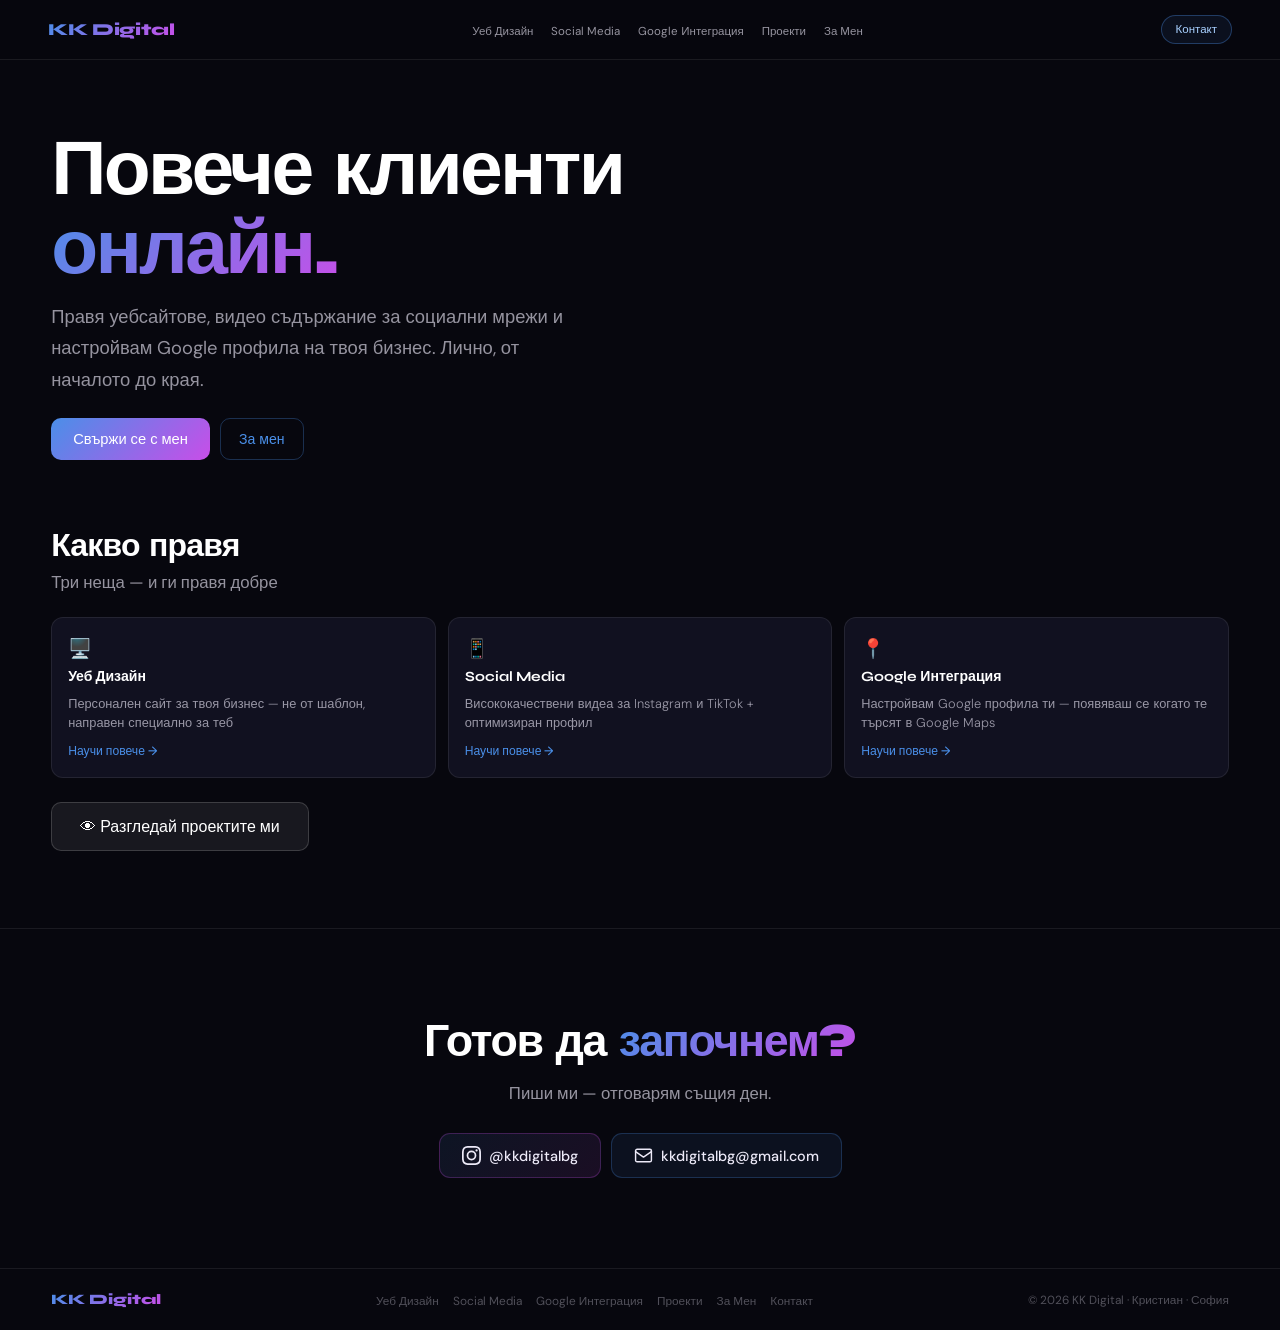
<file: index.html>
<!DOCTYPE html>
<html lang="bg">
<head>
<meta charset="UTF-8"><meta name="viewport" content="width=device-width,initial-scale=1.0">
<title>KK Digital — Онлайн Маркетинг, София</title>
<link rel="icon" type="image/png" href="KKDigital.png">
<link rel="stylesheet" href="style.css">
<style>
#hero{padding:calc(var(--nav-h) + clamp(40px,6vw,70px)) clamp(16px,4vw,56px) clamp(28px,3vw,40px)}
h1.hero-h1{font-family:'Syne',sans-serif;font-weight:800;font-size:clamp(2.4rem,6vw,5.2rem);line-height:1.03;letter-spacing:-.035em;color:#fff;margin-bottom:14px}
.hero-sub{font-size:clamp(1rem,1.8vw,1.15rem);color:var(--muted);line-height:1.7;font-weight:400;max-width:520px;margin-bottom:22px}
.hero-btns{display:flex;gap:10px;flex-wrap:wrap;margin-bottom:28px}
#services{padding:0 clamp(16px,4vw,56px) clamp(48px,6vw,80px)}
</style>
</head>
<body>
<nav id="navbar">
  <div class="nav-inner">
    <a href="index.html" class="nav-logo">KK Digital</a>
    <ul class="nav-links">
      <li><a href="webdesign.html">Уеб Дизайн</a></li>
      <li><a href="smm.html">Social Media</a></li>
      <li><a href="google.html">Google Интеграция</a></li>
      <li><a href="work.html">Проекти</a></li>
      <li><a href="about.html">За Мен</a></li>
    </ul>
    <a href="contact.html" class="nav-contact">Контакт</a>
    <button class="burger" id="burger" aria-label="Меню"><span></span><span></span><span></span></button>
  </div>
</nav>
<div class="mobile-menu" id="mobile-menu">
  <a href="webdesign.html">Уеб Дизайн</a>
  <a href="smm.html">Social Media</a>
  <a href="google.html">Google Интеграция</a>
  <a href="work.html">Проекти</a>
  <a href="about.html">За Мен</a>
  <a href="contact.html">Контакт</a>
</div>
<main>
  <section id="hero">
    <div class="inner">
      <h1 class="hero-h1 reveal">Повече клиенти<br><span class="grad-text">онлайн.</span></h1>
      <p class="hero-sub reveal d1">Правя уебсайтове, видео съдържание за социални мрежи и настройвам Google профила на твоя бизнес. Лично, от началото до края.</p>
      <div class="hero-btns reveal d2">
        <a href="contact.html" class="btn btn-primary">Свържи се с мен</a>
        <a href="about.html" class="btn btn-ghost">За мен</a>
      </div>
    </div>
  </section>
  <section id="services">
    <div class="inner">
      <h2 class="section-title reveal">Какво правя</h2>
      <p class="section-sub reveal d1">Три неща — и ги правя добре</p>
      <div class="service-cards three-up reveal d2">
        <a href="webdesign.html" class="service-card">
          <div class="service-card-icon">🖥️</div>
          <h3>Уеб Дизайн</h3>
          <p>Персонален сайт за твоя бизнес — не от шаблон, направен специално за теб</p>
          <span class="service-card-btn">Научи повече →</span>
        </a>
        <a href="smm.html" class="service-card">
          <div class="service-card-icon">📱</div>
          <h3>Social Media</h3>
          <p>Висококачествени видеа за Instagram и TikTok + оптимизиран профил</p>
          <span class="service-card-btn">Научи повече →</span>
        </a>
        <a href="google.html" class="service-card">
          <div class="service-card-icon">📍</div>
          <h3>Google Интеграция</h3>
          <p>Настройвам Google профила ти — появяваш се когато те търсят в Google Maps</p>
          <span class="service-card-btn">Научи повече →</span>
        </a>
      </div>
      <a href="work.html" class="work-link reveal d3">👁 Разгледай проектите ми</a>
    </div>
  </section>
  <div class="divider"></div>
  <div class="cta-block">
    <h2 class="reveal">Готов да <span class="grad-text">започнем?</span></h2>
    <p class="reveal d1">Пиши ми — отговарям същия ден.</p>
    <div class="contact-btns reveal d2" style="justify-content:center">
      <a href="https://instagram.com/kkdigitalbg" target="_blank" rel="noopener" class="cbtn cbtn-ig"><svg width="19" height="19" viewBox="0 0 24 24" fill="currentColor"><path d="M12 2.163c3.204 0 3.584.012 4.85.07 3.252.148 4.771 1.691 4.919 4.919.058 1.265.069 1.645.069 4.849 0 3.205-.012 3.584-.069 4.849-.149 3.225-1.664 4.771-4.919 4.919-1.266.058-1.644.07-4.85.07-3.204 0-3.584-.012-4.849-.07-3.26-.149-4.771-1.699-4.919-4.92-.058-1.265-.07-1.644-.07-4.849 0-3.204.013-3.583.07-4.849.149-3.227 1.664-4.771 4.919-4.919 1.266-.057 1.645-.069 4.849-.069zM12 0C8.741 0 8.333.014 7.053.072 2.695.272.273 2.69.073 7.052.014 8.333 0 8.741 0 12c0 3.259.014 3.668.072 4.948.2 4.358 2.618 6.78 6.98 6.98C8.333 23.986 8.741 24 12 24c3.259 0 3.668-.014 4.948-.072 4.354-.2 6.782-2.618 6.979-6.98.059-1.28.073-1.689.073-4.948 0-3.259-.014-3.667-.072-4.947-.196-4.354-2.617-6.78-6.979-6.98C15.668.014 15.259 0 12 0zm0 5.838a6.162 6.162 0 100 12.324 6.162 6.162 0 000-12.324zM12 16a4 4 0 110-8 4 4 0 010 8zm6.406-11.845a1.44 1.44 0 100 2.881 1.44 1.44 0 000-2.881z"/></svg> @kkdigitalbg</a>
      <a href="mailto:kkdigitalbg@gmail.com" class="cbtn cbtn-email"><svg width="19" height="19" viewBox="0 0 24 24" fill="none" stroke="currentColor" stroke-width="1.8" stroke-linecap="round" stroke-linejoin="round"><rect x="2" y="4" width="20" height="16" rx="2"/><path d="M2 7l10 7 10-7"/></svg> kkdigitalbg@gmail.com</a>
    </div>
  </div>
</main>
<footer><div class="footer-inner">
  <a href="index.html" class="footer-logo">KK Digital</a>
  <ul class="footer-links"><li><a href="webdesign.html">Уеб Дизайн</a></li><li><a href="smm.html">Social Media</a></li><li><a href="google.html">Google Интеграция</a></li><li><a href="work.html">Проекти</a></li><li><a href="about.html">За Мен</a></li><li><a href="contact.html">Контакт</a></li></ul>
  <p class="footer-copy">© 2026 KK Digital · Кристиан · София</p>
</div></footer>
<script src="main.js"></script>
</body></html>
</file>
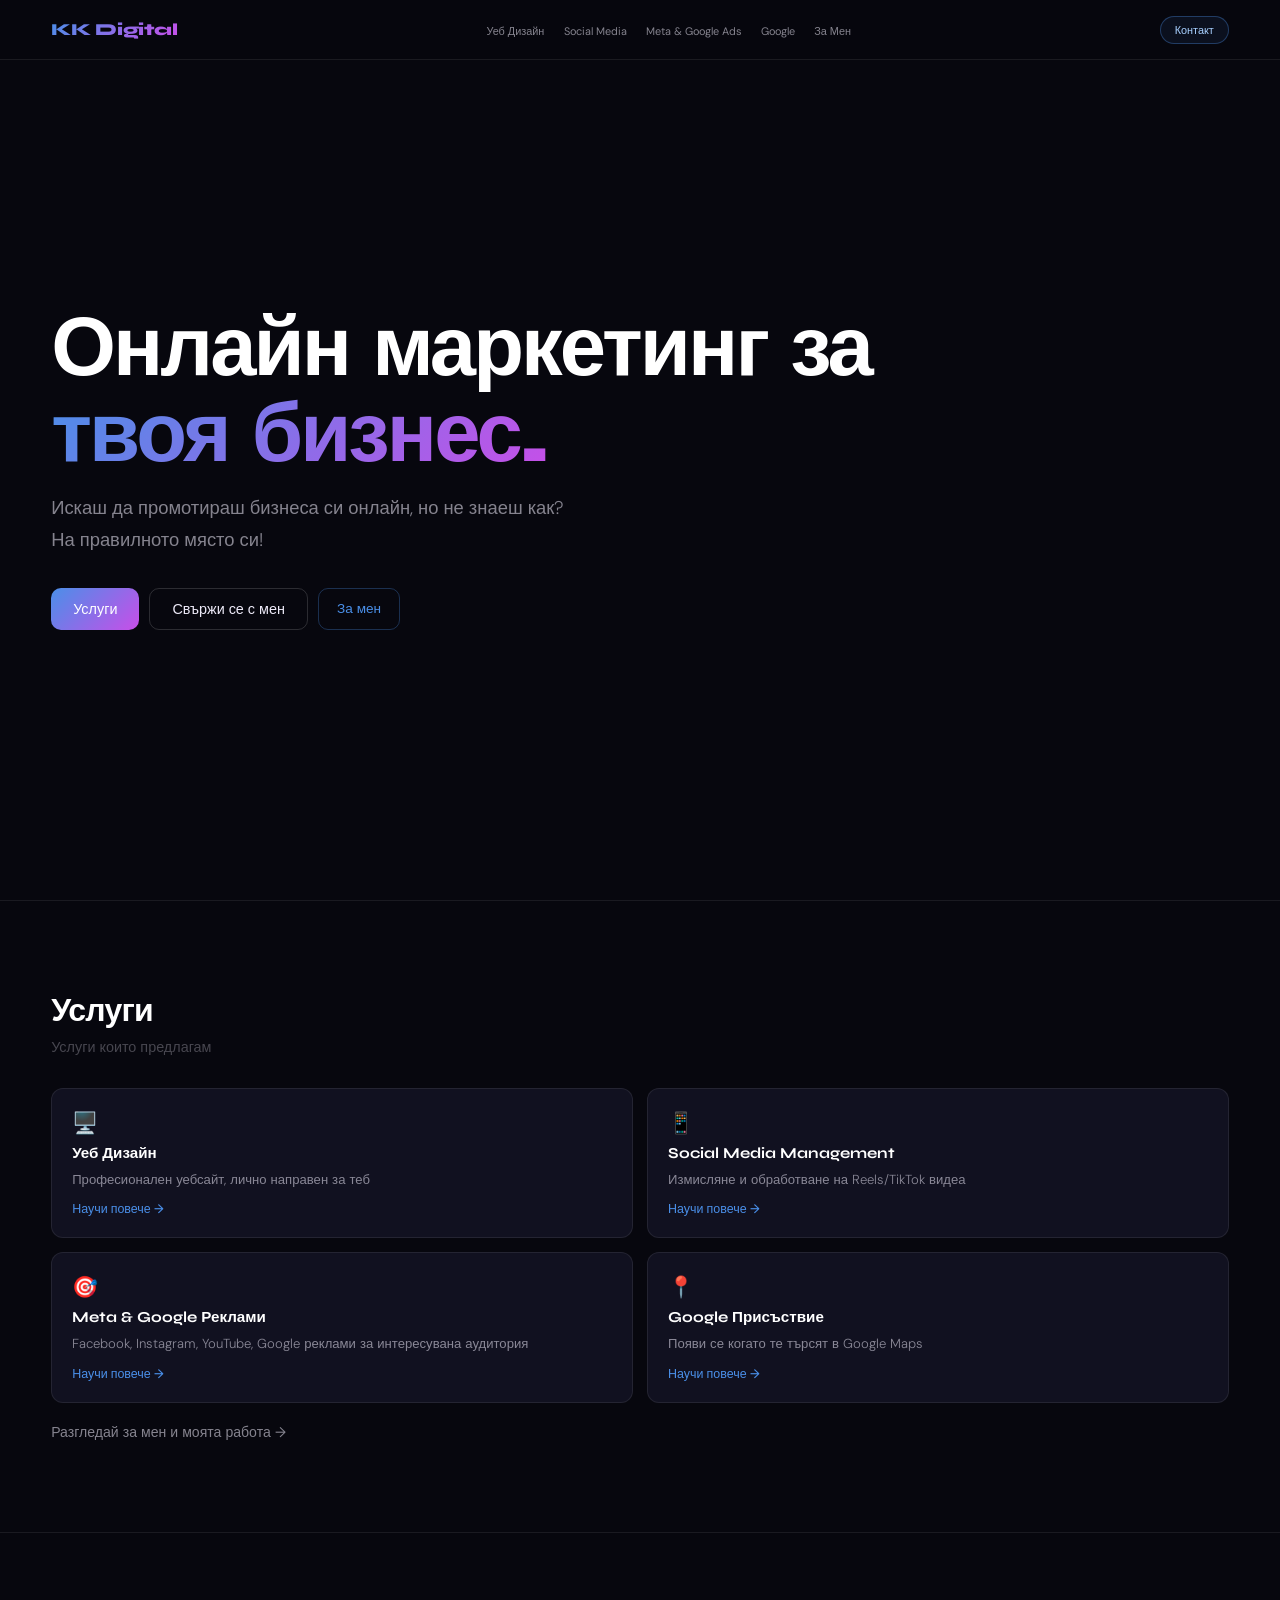
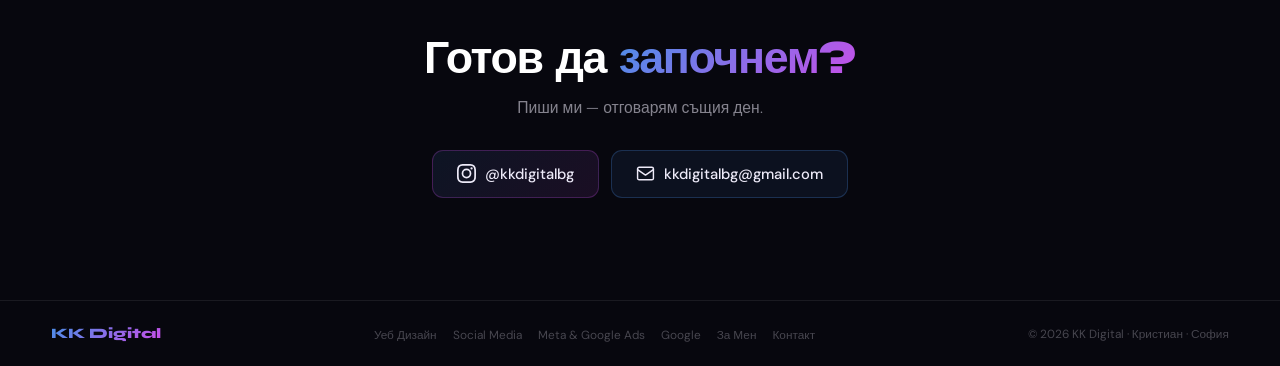
<file: KKDigital.bg/index.html>
<!DOCTYPE html>
<html lang="bg">
<head>
<meta charset="UTF-8"><meta name="viewport" content="width=device-width,initial-scale=1.0">
<title>KK Digital — Онлайн Маркетинг, София</title>
<link rel="icon" type="image/png" href="KKDigital.png">
<link rel="stylesheet" href="style.css">
<style>
#hero{min-height:100svh;display:flex;align-items:center;padding:calc(var(--nav-h) + 24px) clamp(16px,4vw,56px) 48px}
.hero-inner{max-width:1200px;margin:0 auto;width:100%}
h1.hero-h1{font-family:'Syne',sans-serif;font-weight:800;font-size:clamp(2.6rem,6.5vw,5.5rem);line-height:1.03;letter-spacing:-.035em;color:#fff;margin-bottom:16px}
.hero-sub{font-size:clamp(1rem,1.8vw,1.15rem);color:var(--muted);line-height:1.7;font-weight:300;max-width:520px;margin-bottom:32px}
.hero-btns{display:flex;gap:10px;flex-wrap:wrap;margin-bottom:0}
#services{padding:clamp(50px,7vw,90px) clamp(16px,4vw,56px)}
.about-strip{padding:clamp(50px,7vw,90px) clamp(16px,4vw,56px)}
.about-strip-inner{max-width:1200px;margin:0 auto;display:flex;flex-direction:column;gap:16px;max-width:680px}
.about-strip-inner p{font-size:clamp(.97rem,1.6vw,1.08rem);color:var(--muted);line-height:1.8;font-weight:300}
</style>
</head>
<body>
<nav id="navbar"><div class="nav-inner">
  <a href="index.html" class="nav-logo">KK Digital</a>
  <ul class="nav-links">
    <li><a href="webdesign.html">Уеб Дизайн</a></li>
    <li><a href="smm.html">Social Media</a></li>
    <li><a href="ads.html">Meta &amp; Google Ads</a></li>
    <li><a href="google.html">Google</a></li>
    <li><a href="about.html">За Мен</a></li>
  </ul>
  <a href="contact.html" class="nav-contact">Контакт</a>
</div></nav>
<main>
  <section id="hero">
    <div class="hero-inner">
      <h1 class="hero-h1 reveal">Онлайн маркетинг за<br><span class="grad-text">твоя бизнес.</span></h1>
      <p class="hero-sub reveal d1">Искаш да промотираш бизнеса си онлайн, но не знаеш как? На правилното място си!</p>
      <div class="hero-btns reveal d2">
        <a href="#services" class="btn btn-primary">Услуги</a>
        <a href="contact.html" class="btn btn-outline">Свържи се с мен</a>
        <a href="about.html" class="btn btn-ghost">За мен</a>
      </div>
    </div>
  </section>
  <div class="divider"></div>
  <section id="services">
    <div class="inner">
      <h2 class="section-title reveal">Услуги</h2>
      <p class="section-sub reveal">Услуги които предлагам</p>
      <div class="service-cards reveal d1">
        <a href="webdesign.html" class="service-card">
          <div class="service-card-icon">🖥️</div>
          <h3>Уеб Дизайн</h3>
          <p>Професионален уебсайт, лично направен за теб</p>
          <span class="service-card-btn">Научи повече →</span>
        </a>
        <a href="smm.html" class="service-card">
          <div class="service-card-icon">📱</div>
          <h3>Social Media Management</h3>
          <p>Измисляне и обработване на Reels/TikTok видеа</p>
          <span class="service-card-btn">Научи повече →</span>
        </a>
        <a href="ads.html" class="service-card">
          <div class="service-card-icon">🎯</div>
          <h3>Meta &amp; Google Реклами</h3>
          <p>Facebook, Instagram, YouTube, Google реклами за интересувана аудитория</p>
          <span class="service-card-btn">Научи повече →</span>
        </a>
        <a href="google.html" class="service-card">
          <div class="service-card-icon">📍</div>
          <h3>Google Присъствие</h3>
          <p>Появи се когато те търсят в Google Maps</p>
          <span class="service-card-btn">Научи повече →</span>
        </a>
      </div>
      <a href="about.html" class="work-link reveal d2">Разгледай за мен и моята работа →</a>
    </div>
  </section>
  <div class="divider"></div>
  <div class="cta-block">
    <h2 class="reveal">Готов да <span class="grad-text">започнем?</span></h2>
    <p class="reveal d1">Пиши ми — отговарям същия ден.</p>
    <div class="contact-btns reveal d2" style="justify-content:center">
      <a href="https://instagram.com/kkdigitalbg" target="_blank" rel="noopener" class="cbtn cbtn-ig"><svg width="19" height="19" viewBox="0 0 24 24" fill="currentColor"><path d="M12 2.163c3.204 0 3.584.012 4.85.07 3.252.148 4.771 1.691 4.919 4.919.058 1.265.069 1.645.069 4.849 0 3.205-.012 3.584-.069 4.849-.149 3.225-1.664 4.771-4.919 4.919-1.266.058-1.644.07-4.85.07-3.204 0-3.584-.012-4.849-.07-3.26-.149-4.771-1.699-4.919-4.92-.058-1.265-.07-1.644-.07-4.849 0-3.204.013-3.583.07-4.849.149-3.227 1.664-4.771 4.919-4.919 1.266-.057 1.645-.069 4.849-.069zM12 0C8.741 0 8.333.014 7.053.072 2.695.272.273 2.69.073 7.052.014 8.333 0 8.741 0 12c0 3.259.014 3.668.072 4.948.2 4.358 2.618 6.78 6.98 6.98C8.333 23.986 8.741 24 12 24c3.259 0 3.668-.014 4.948-.072 4.354-.2 6.782-2.618 6.979-6.98.059-1.28.073-1.689.073-4.948 0-3.259-.014-3.667-.072-4.947-.196-4.354-2.617-6.78-6.979-6.98C15.668.014 15.259 0 12 0zm0 5.838a6.162 6.162 0 100 12.324 6.162 6.162 0 000-12.324zM12 16a4 4 0 110-8 4 4 0 010 8zm6.406-11.845a1.44 1.44 0 100 2.881 1.44 1.44 0 000-2.881z"/></svg> @kkdigitalbg</a>
      <a href="mailto:kkdigitalbg@gmail.com" class="cbtn cbtn-email"><svg width="19" height="19" viewBox="0 0 24 24" fill="none" stroke="currentColor" stroke-width="1.8" stroke-linecap="round" stroke-linejoin="round"><rect x="2" y="4" width="20" height="16" rx="2"/><path d="M2 7l10 7 10-7"/></svg> kkdigitalbg@gmail.com</a>
    </div>
  </div>
</main>
<footer><div class="footer-inner">
  <a href="index.html" class="footer-logo">KK Digital</a>
  <ul class="footer-links"><li><a href="webdesign.html">Уеб Дизайн</a></li><li><a href="smm.html">Social Media</a></li><li><a href="ads.html">Meta &amp; Google Ads</a></li><li><a href="google.html">Google</a></li><li><a href="about.html">За Мен</a></li><li><a href="contact.html">Контакт</a></li></ul>
  <p class="footer-copy">© 2026 KK Digital · Кристиан · София</p>
</div></footer>
<script src="main.js"></script>
</body></html>
</file>
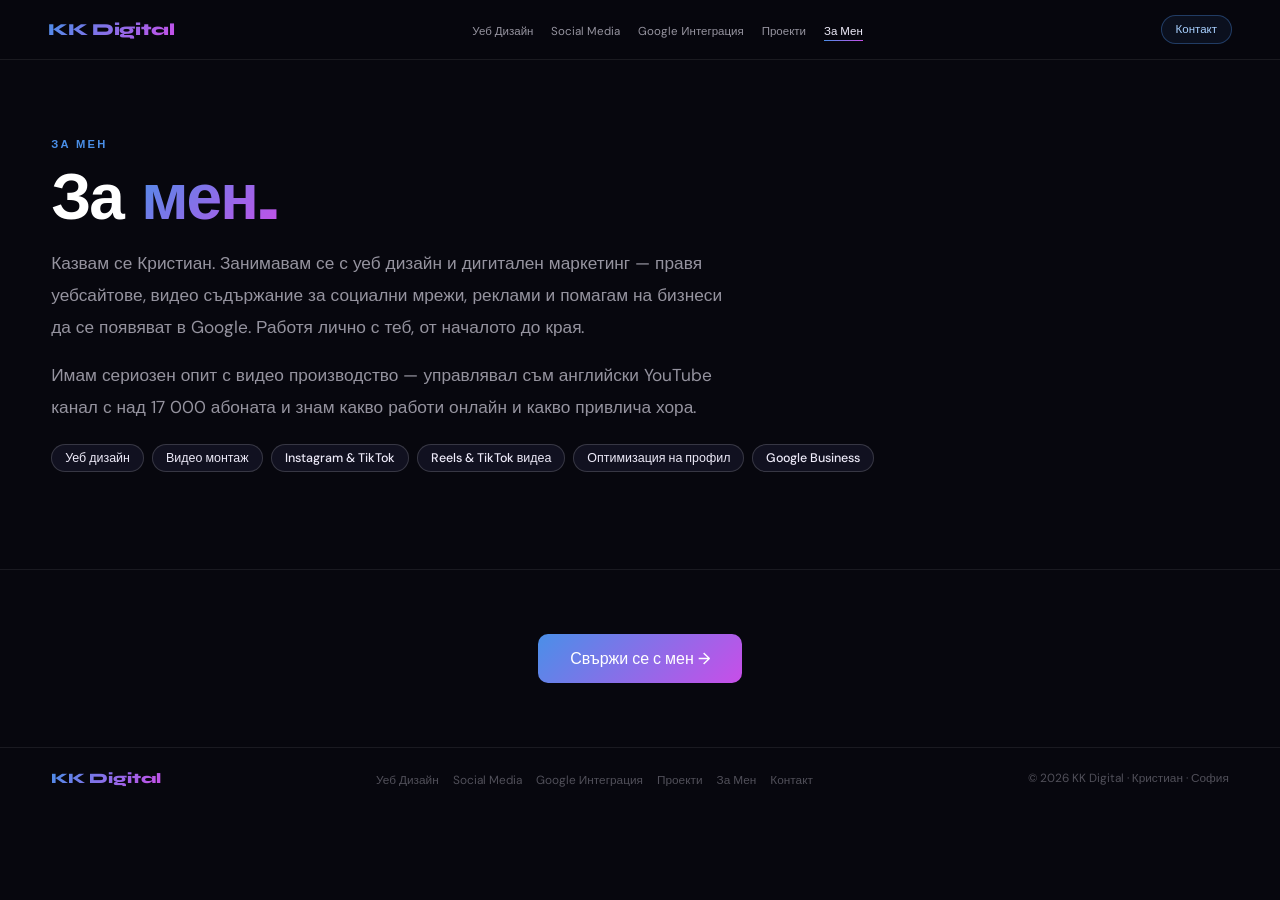
<file: about.html>
<!DOCTYPE html>
<html lang="bg">
<head>
<meta charset="UTF-8"><meta name="viewport" content="width=device-width,initial-scale=1.0">
<title>За Мен — KK Digital</title>
<link rel="icon" type="image/png" href="KKDigital.png">
<link rel="stylesheet" href="style.css">
<style>
.about-text p{font-size:clamp(.97rem,1.6vw,1.08rem);color:var(--muted);line-height:1.85;font-weight:400;margin-bottom:16px}
</style>
</head>
<body>
<nav id="navbar"><div class="nav-inner"><a href="index.html" class="nav-logo">KK Digital</a><ul class="nav-links"><li><a href="webdesign.html">Уеб Дизайн</a></li><li><a href="smm.html">Social Media</a></li><li><a href="google.html">Google Интеграция</a></li><li><a href="work.html">Проекти</a></li><li><a href="about.html">За Мен</a></li></ul><a href="contact.html" class="nav-contact">Контакт</a><button class="burger" id="burger" aria-label="Меню"><span></span><span></span><span></span></button></div></nav>
<div class="mobile-menu" id="mobile-menu"><a href="webdesign.html">Уеб Дизайн</a><a href="smm.html">Social Media</a><a href="google.html">Google Интеграция</a><a href="work.html">Проекти</a><a href="about.html">За Мен</a><a href="contact.html">Контакт</a></div>
<main>
  <section style="padding:calc(var(--nav-h) + clamp(48px,6vw,86px)) clamp(16px,4vw,56px) clamp(48px,6vw,86px)">
    <div class="inner">
      <span class="page-label reveal">За Мен</span>
      <h1 class="page-title reveal d1">За <span class="grad-text">мен.</span></h1>
      <div class="about-text reveal d2" style="max-width:680px">
        <p>Казвам се Кристиан. Занимавам се с уеб дизайн и дигитален маркетинг — правя уебсайтове, видео съдържание за социални мрежи, реклами и помагам на бизнеси да се появяват в Google. Работя лично с теб, от началото до края.</p>
        <p>Имам сериозен опит с видео производство — управлявал съм английски YouTube канал с над 17 000 абоната и знам какво работи онлайн и какво привлича хора.</p>
      </div>
      <div class="pills reveal d3">
        <span class="pill">Уеб дизайн</span>
        <span class="pill">Видео монтаж</span>
        <span class="pill">Instagram &amp; TikTok</span>
        <span class="pill">Reels &amp; TikTok видеа</span>
        <span class="pill">Оптимизация на профил</span>
        <span class="pill">Google Business</span>
      </div>
    </div>
  </section>
  <div class="page-cta"><a href="contact.html" class="btn btn-primary" style="font-size:1rem;padding:14px 32px">Свържи се с мен →</a></div>
</main>
<footer><div class="footer-inner"><a href="index.html" class="footer-logo">KK Digital</a><ul class="footer-links"><li><a href="webdesign.html">Уеб Дизайн</a></li><li><a href="smm.html">Social Media</a></li><li><a href="google.html">Google Интеграция</a></li><li><a href="work.html">Проекти</a></li><li><a href="about.html">За Мен</a></li><li><a href="contact.html">Контакт</a></li></ul><p class="footer-copy">© 2026 KK Digital · Кристиан · София</p></div></footer>
<script src="main.js"></script>
</body></html>
</file>
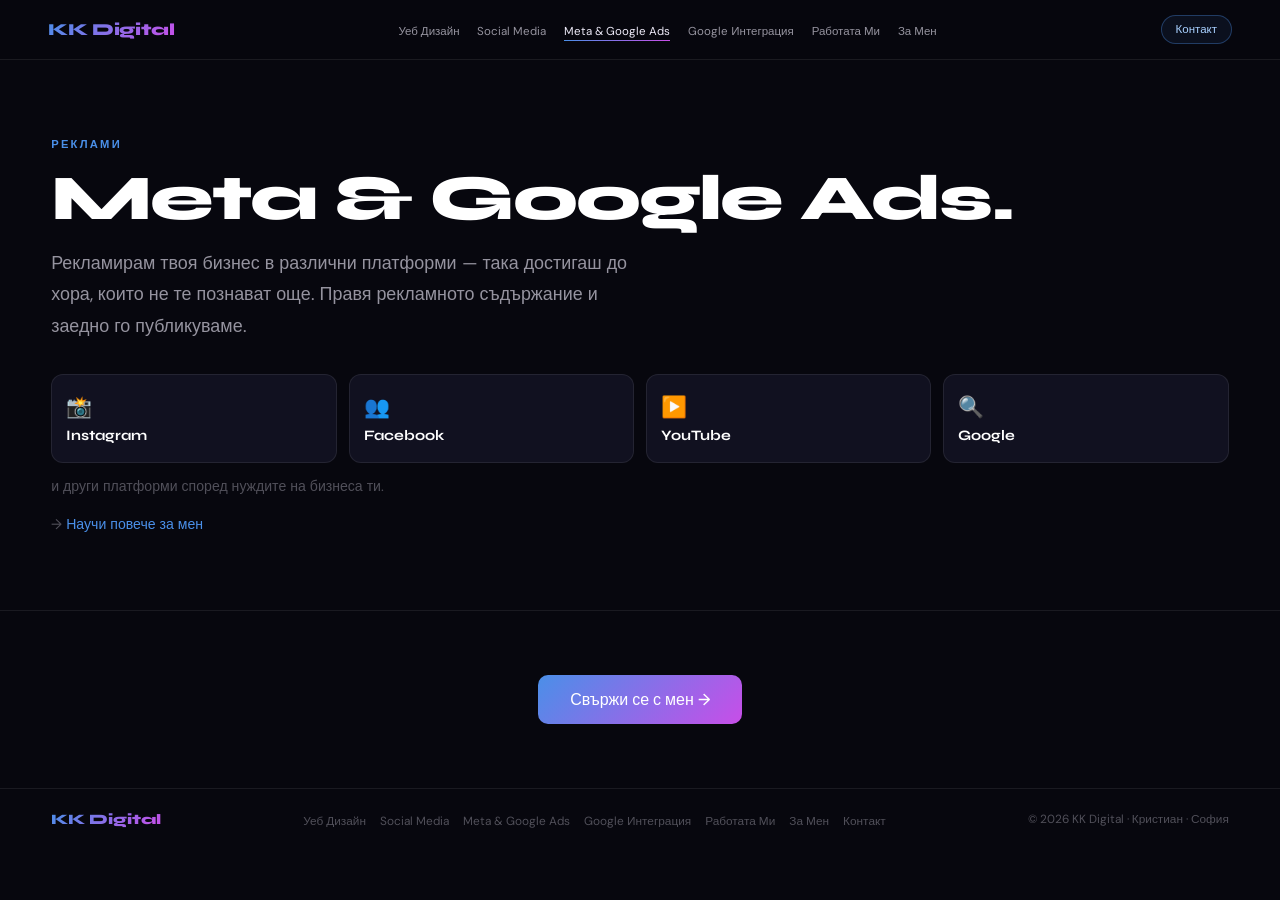
<file: ads.html>
<!DOCTYPE html>
<html lang="bg">
<head>
<meta charset="UTF-8"><meta name="viewport" content="width=device-width,initial-scale=1.0">
<title>Meta &amp; Google Ads — KK Digital</title>
<link rel="icon" type="image/png" href="KKDigital.png">
<link rel="stylesheet" href="style.css">
</head>
<body>
<nav id="navbar"><div class="nav-inner"><a href="index.html" class="nav-logo">KK Digital</a><ul class="nav-links"><li><a href="webdesign.html">Уеб Дизайн</a></li><li><a href="smm.html">Social Media</a></li><li><a href="ads.html">Meta &amp; Google Ads</a></li><li><a href="google.html">Google Интеграция</a></li><li><a href="work.html">Работата Ми</a></li><li><a href="about.html">За Мен</a></li></ul><a href="contact.html" class="nav-contact">Контакт</a><button class="burger" id="burger" aria-label="Меню"><span></span><span></span><span></span></button></div></nav>
<div class="mobile-menu" id="mobile-menu"><a href="webdesign.html">Уеб Дизайн</a><a href="smm.html">Social Media</a><a href="ads.html">Meta &amp; Google Ads</a><a href="google.html">Google Интеграция</a><a href="work.html">Работата Ми</a><a href="about.html">За Мен</a><a href="contact.html">Контакт</a></div>
<main>
  <section style="padding:calc(var(--nav-h) + clamp(48px,6vw,86px)) clamp(16px,4vw,56px) clamp(48px,6vw,86px)">
    <div class="inner">
      <span class="page-label reveal">Реклами</span>
      <h1 class="page-title reveal d1">Meta &amp; Google Ads.</h1>
      <p class="page-sub reveal d2">Рекламирам твоя бизнес в различни платформи — така достигаш до хора, които не те познават още. Правя рекламното съдържание и заедно го публикуваме.</p>
      <div class="platform-grid reveal d2">
        <div class="platform-card"><div class="platform-card-icon">📸</div><h3>Instagram</h3></div>
        <div class="platform-card"><div class="platform-card-icon">👥</div><h3>Facebook</h3></div>
        <div class="platform-card"><div class="platform-card-icon">▶️</div><h3>YouTube</h3></div>
        <div class="platform-card"><div class="platform-card-icon">🔍</div><h3>Google</h3></div>
      </div>
      <p class="reveal d3" style="margin-top:14px;font-size:.88rem;color:var(--muted2)">и други платформи според нуждите на бизнеса ти.</p>
      <p class="reveal d3" style="margin-top:20px;font-size:.88rem;color:var(--muted2)">→ <a href="about.html" style="color:var(--blue);text-decoration:none">Научи повече за мен</a></p>
    </div>
  </section>
  <div class="page-cta"><a href="contact.html" class="btn btn-primary" style="font-size:1rem;padding:14px 32px">Свържи се с мен →</a></div>
</main>
<footer><div class="footer-inner"><a href="index.html" class="footer-logo">KK Digital</a><ul class="footer-links"><li><a href="webdesign.html">Уеб Дизайн</a></li><li><a href="smm.html">Social Media</a></li><li><a href="ads.html">Meta &amp; Google Ads</a></li><li><a href="google.html">Google Интеграция</a></li><li><a href="work.html">Работата Ми</a></li><li><a href="about.html">За Мен</a></li><li><a href="contact.html">Контакт</a></li></ul><p class="footer-copy">© 2026 KK Digital · Кристиан · София</p></div></footer>
<script src="main.js"></script>
</body></html>
</file>
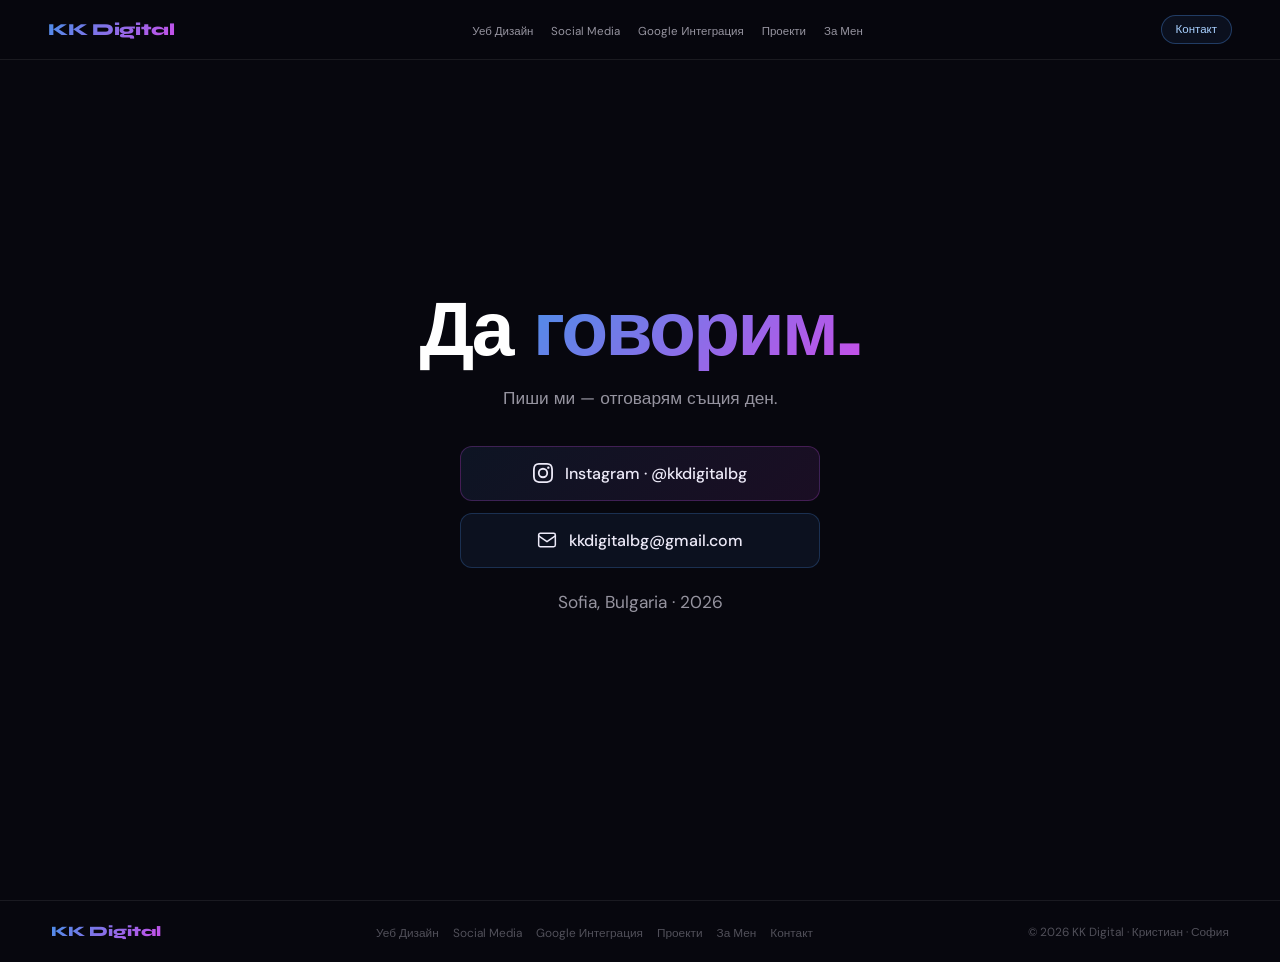
<file: contact.html>
<!DOCTYPE html>
<html lang="bg">
<head>
<meta charset="UTF-8"><meta name="viewport" content="width=device-width,initial-scale=1.0">
<title>Контакт — KK Digital</title>
<link rel="icon" type="image/png" href="KKDigital.png">
<link rel="stylesheet" href="style.css">
<style>
#contact-hero{min-height:100svh;display:flex;align-items:center;padding:calc(var(--nav-h) + 40px) clamp(16px,4vw,56px) 60px}
.contact-inner{max-width:520px;margin:0 auto;width:100%;text-align:center}
.contact-inner h1{font-family:'Syne',sans-serif;font-weight:800;font-size:clamp(2.8rem,6vw,5rem);line-height:1.03;letter-spacing:-.035em;color:#fff;margin-bottom:14px}
.contact-inner p{font-size:clamp(.98rem,1.6vw,1.08rem);color:var(--muted);line-height:1.7;font-weight:400;margin-bottom:32px}
.cbig{display:flex;flex-direction:column;align-items:center;gap:12px}
.cbtn-big{display:flex;align-items:center;gap:12px;text-decoration:none;font-weight:500;font-size:1rem;padding:16px 28px;border-radius:12px;transition:all .2s;color:var(--text);width:100%;max-width:360px;justify-content:center}
.cbtn-big-ig{background:linear-gradient(135deg,rgba(74,143,232,.1),rgba(200,78,232,.1));border:1px solid rgba(200,78,232,.25)}
.cbtn-big-ig:hover{background:linear-gradient(135deg,rgba(74,143,232,.18),rgba(200,78,232,.18));transform:translateY(-1px)}
.cbtn-big-email{background:rgba(74,143,232,.08);border:1px solid rgba(74,143,232,.25)}
.cbtn-big-email:hover{background:rgba(74,143,232,.15);transform:translateY(-1px)}
.contact-note{margin-top:20px;font-size:.8rem;color:var(--muted2)}
</style>
</head>
<body>
<nav id="navbar"><div class="nav-inner"><a href="index.html" class="nav-logo">KK Digital</a><ul class="nav-links"><li><a href="webdesign.html">Уеб Дизайн</a></li><li><a href="smm.html">Social Media</a></li><li><a href="google.html">Google Интеграция</a></li><li><a href="work.html">Проекти</a></li><li><a href="about.html">За Мен</a></li></ul><a href="contact.html" class="nav-contact">Контакт</a><button class="burger" id="burger" aria-label="Меню"><span></span><span></span><span></span></button></div></nav>
<div class="mobile-menu" id="mobile-menu"><a href="webdesign.html">Уеб Дизайн</a><a href="smm.html">Social Media</a><a href="google.html">Google Интеграция</a><a href="work.html">Проекти</a><a href="about.html">За Мен</a><a href="contact.html">Контакт</a></div>
<main>
  <section id="contact-hero">
    <div class="contact-inner">
      <h1 class="reveal">Да <span class="grad-text">говорим.</span></h1>
      <p class="reveal d1">Пиши ми — отговарям същия ден.</p>
      <div class="cbig reveal d2">
        <a href="https://instagram.com/kkdigitalbg" target="_blank" rel="noopener" class="cbtn-big cbtn-big-ig">
          <svg width="20" height="20" viewBox="0 0 24 24" fill="currentColor"><path d="M12 2.163c3.204 0 3.584.012 4.85.07 3.252.148 4.771 1.691 4.919 4.919.058 1.265.069 1.645.069 4.849 0 3.205-.012 3.584-.069 4.849-.149 3.225-1.664 4.771-4.919 4.919-1.266.058-1.644.07-4.85.07-3.204 0-3.584-.012-4.849-.07-3.26-.149-4.771-1.699-4.919-4.92-.058-1.265-.07-1.644-.07-4.849 0-3.204.013-3.583.07-4.849.149-3.227 1.664-4.771 4.919-4.919 1.266-.057 1.645-.069 4.849-.069zM12 0C8.741 0 8.333.014 7.053.072 2.695.272.273 2.69.073 7.052.014 8.333 0 8.741 0 12c0 3.259.014 3.668.072 4.948.2 4.358 2.618 6.78 6.98 6.98C8.333 23.986 8.741 24 12 24c3.259 0 3.668-.014 4.948-.072 4.354-.2 6.782-2.618 6.979-6.98.059-1.28.073-1.689.073-4.948 0-3.259-.014-3.667-.072-4.947-.196-4.354-2.617-6.78-6.979-6.98C15.668.014 15.259 0 12 0zm0 5.838a6.162 6.162 0 100 12.324 6.162 6.162 0 000-12.324zM12 16a4 4 0 110-8 4 4 0 010 8zm6.406-11.845a1.44 1.44 0 100 2.881 1.44 1.44 0 000-2.881z"/></svg>
          Instagram · @kkdigitalbg
        </a>
        <a href="mailto:kkdigitalbg@gmail.com" class="cbtn-big cbtn-big-email">
          <svg width="20" height="20" viewBox="0 0 24 24" fill="none" stroke="currentColor" stroke-width="1.8" stroke-linecap="round" stroke-linejoin="round"><rect x="2" y="4" width="20" height="16" rx="2"/><path d="M2 7l10 7 10-7"/></svg>
          kkdigitalbg@gmail.com
        </a>
      </div>
      <p class="contact-note reveal d3">Sofia, Bulgaria · 2026</p>
    </div>
  </section>
</main>
<footer><div class="footer-inner"><a href="index.html" class="footer-logo">KK Digital</a><ul class="footer-links"><li><a href="webdesign.html">Уеб Дизайн</a></li><li><a href="smm.html">Social Media</a></li><li><a href="google.html">Google Интеграция</a></li><li><a href="work.html">Проекти</a></li><li><a href="about.html">За Мен</a></li><li><a href="contact.html">Контакт</a></li></ul><p class="footer-copy">© 2026 KK Digital · Кристиан · София</p></div></footer>
<script src="main.js"></script>
</body></html>
</file>
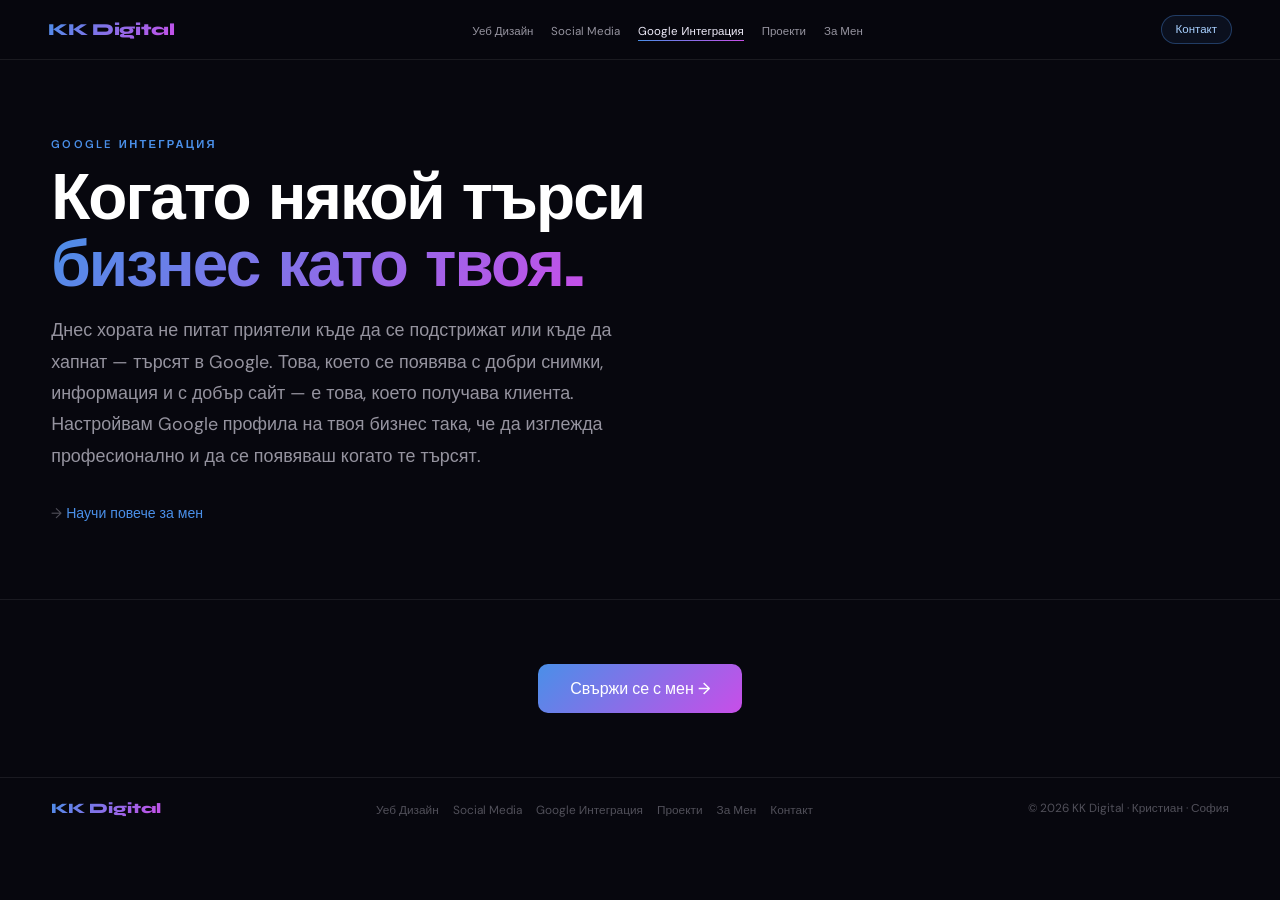
<file: google.html>
<!DOCTYPE html>
<html lang="bg">
<head>
<meta charset="UTF-8"><meta name="viewport" content="width=device-width,initial-scale=1.0">
<title>Google Интеграция — KK Digital</title>
<link rel="icon" type="image/png" href="KKDigital.png">
<link rel="stylesheet" href="style.css">
</head>
<body>
<nav id="navbar"><div class="nav-inner"><a href="index.html" class="nav-logo">KK Digital</a><ul class="nav-links"><li><a href="webdesign.html">Уеб Дизайн</a></li><li><a href="smm.html">Social Media</a></li><li><a href="google.html">Google Интеграция</a></li><li><a href="work.html">Проекти</a></li><li><a href="about.html">За Мен</a></li></ul><a href="contact.html" class="nav-contact">Контакт</a><button class="burger" id="burger" aria-label="Меню"><span></span><span></span><span></span></button></div></nav>
<div class="mobile-menu" id="mobile-menu"><a href="webdesign.html">Уеб Дизайн</a><a href="smm.html">Social Media</a><a href="google.html">Google Интеграция</a><a href="work.html">Проекти</a><a href="about.html">За Мен</a><a href="contact.html">Контакт</a></div>
<main>
  <section style="padding:calc(var(--nav-h) + clamp(48px,6vw,86px)) clamp(16px,4vw,56px) clamp(48px,6vw,86px)">
    <div class="inner">
      <span class="page-label reveal">Google Интеграция</span>
      <h1 class="page-title reveal d1">Когато някой търси<br><span class="grad-text">бизнес като твоя.</span></h1>
      <p class="page-sub reveal d2">Днес хората не питат приятели къде да се подстрижат или къде да хапнат — търсят в Google. Това, което се появява с добри снимки, информация и с добър сайт — е това, което получава клиента. Настройвам Google профила на твоя бизнес така, че да изглежда професионално и да се появяваш когато те търсят.</p>
      <p class="reveal d3" style="margin-top:20px;font-size:.88rem;color:var(--muted2)">→ <a href="about.html" style="color:var(--blue);text-decoration:none">Научи повече за мен</a></p>
    </div>
  </section>
  <div class="page-cta"><a href="contact.html" class="btn btn-primary" style="font-size:1rem;padding:14px 32px">Свържи се с мен →</a></div>
</main>
<footer><div class="footer-inner"><a href="index.html" class="footer-logo">KK Digital</a><ul class="footer-links"><li><a href="webdesign.html">Уеб Дизайн</a></li><li><a href="smm.html">Social Media</a></li><li><a href="google.html">Google Интеграция</a></li><li><a href="work.html">Проекти</a></li><li><a href="about.html">За Мен</a></li><li><a href="contact.html">Контакт</a></li></ul><p class="footer-copy">© 2026 KK Digital · Кристиан · София</p></div></footer>
<script src="main.js"></script>
</body></html>
</file>
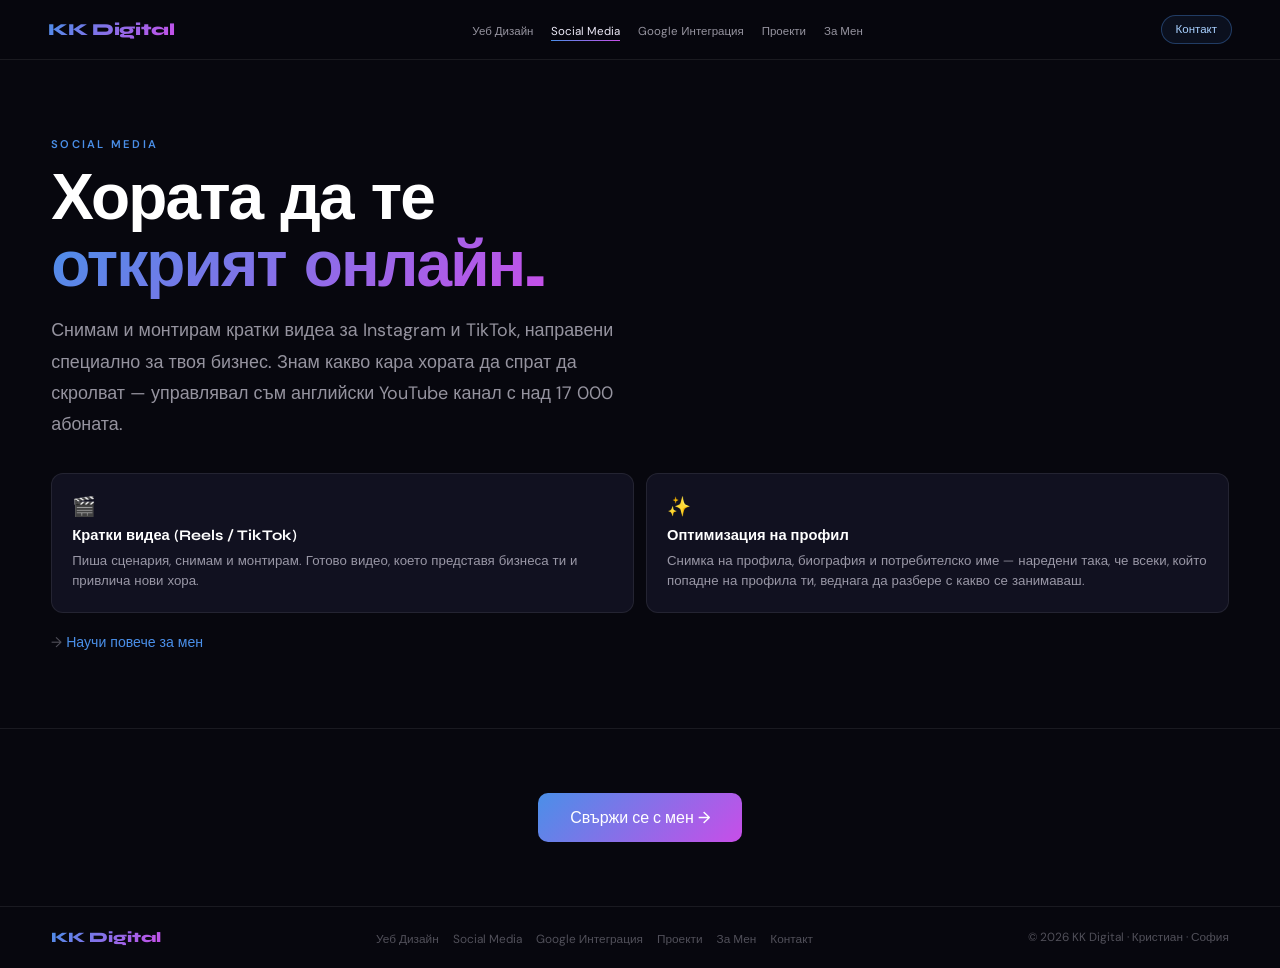
<file: smm.html>
<!DOCTYPE html>
<html lang="bg">
<head>
<meta charset="UTF-8"><meta name="viewport" content="width=device-width,initial-scale=1.0">
<title>Social Media — KK Digital</title>
<link rel="icon" type="image/png" href="KKDigital.png">
<link rel="stylesheet" href="style.css">
</head>
<body>
<nav id="navbar"><div class="nav-inner"><a href="index.html" class="nav-logo">KK Digital</a><ul class="nav-links"><li><a href="webdesign.html">Уеб Дизайн</a></li><li><a href="smm.html">Social Media</a></li><li><a href="google.html">Google Интеграция</a></li><li><a href="work.html">Проекти</a></li><li><a href="about.html">За Мен</a></li></ul><a href="contact.html" class="nav-contact">Контакт</a><button class="burger" id="burger" aria-label="Меню"><span></span><span></span><span></span></button></div></nav>
<div class="mobile-menu" id="mobile-menu"><a href="webdesign.html">Уеб Дизайн</a><a href="smm.html">Social Media</a><a href="google.html">Google Интеграция</a><a href="work.html">Проекти</a><a href="about.html">За Мен</a><a href="contact.html">Контакт</a></div>
<main>
  <section style="padding:calc(var(--nav-h) + clamp(48px,6vw,86px)) clamp(16px,4vw,56px) clamp(48px,6vw,86px)">
    <div class="inner">
      <span class="page-label reveal">Social Media</span>
      <h1 class="page-title reveal d1">Хората да те<br><span class="grad-text">открият онлайн.</span></h1>
      <p class="page-sub reveal d2">Снимам и монтирам кратки видеа за Instagram и TikTok, направени специално за твоя бизнес. Знам какво кара хората да спрат да скролват — управлявал съм английски YouTube канал с над 17 000 абоната.</p>
      <div class="cards reveal d2">
        <div class="card">
          <div class="card-icon">🎬</div>
          <h3>Кратки видеа (Reels / TikTok)</h3>
          <p>Пиша сценария, снимам и монтирам. Готово видео, което представя бизнеса ти и привлича нови хора.</p>
        </div>
        <div class="card">
          <div class="card-icon">✨</div>
          <h3>Оптимизация на профил</h3>
          <p>Снимка на профила, биография и потребителско име — наредени така, че всеки, който попадне на профила ти, веднага да разбере с какво се занимаваш.</p>
        </div>
      </div>
      <p class="reveal d3" style="margin-top:20px;font-size:.88rem;color:var(--muted2)">→ <a href="about.html" style="color:var(--blue);text-decoration:none">Научи повече за мен</a></p>
    </div>
  </section>
  <div class="page-cta"><a href="contact.html" class="btn btn-primary" style="font-size:1rem;padding:14px 32px">Свържи се с мен →</a></div>
</main>
<footer><div class="footer-inner"><a href="index.html" class="footer-logo">KK Digital</a><ul class="footer-links"><li><a href="webdesign.html">Уеб Дизайн</a></li><li><a href="smm.html">Social Media</a></li><li><a href="google.html">Google Интеграция</a></li><li><a href="work.html">Проекти</a></li><li><a href="about.html">За Мен</a></li><li><a href="contact.html">Контакт</a></li></ul><p class="footer-copy">© 2026 KK Digital · Кристиан · София</p></div></footer>
<script src="main.js"></script>
</body></html>
</file>
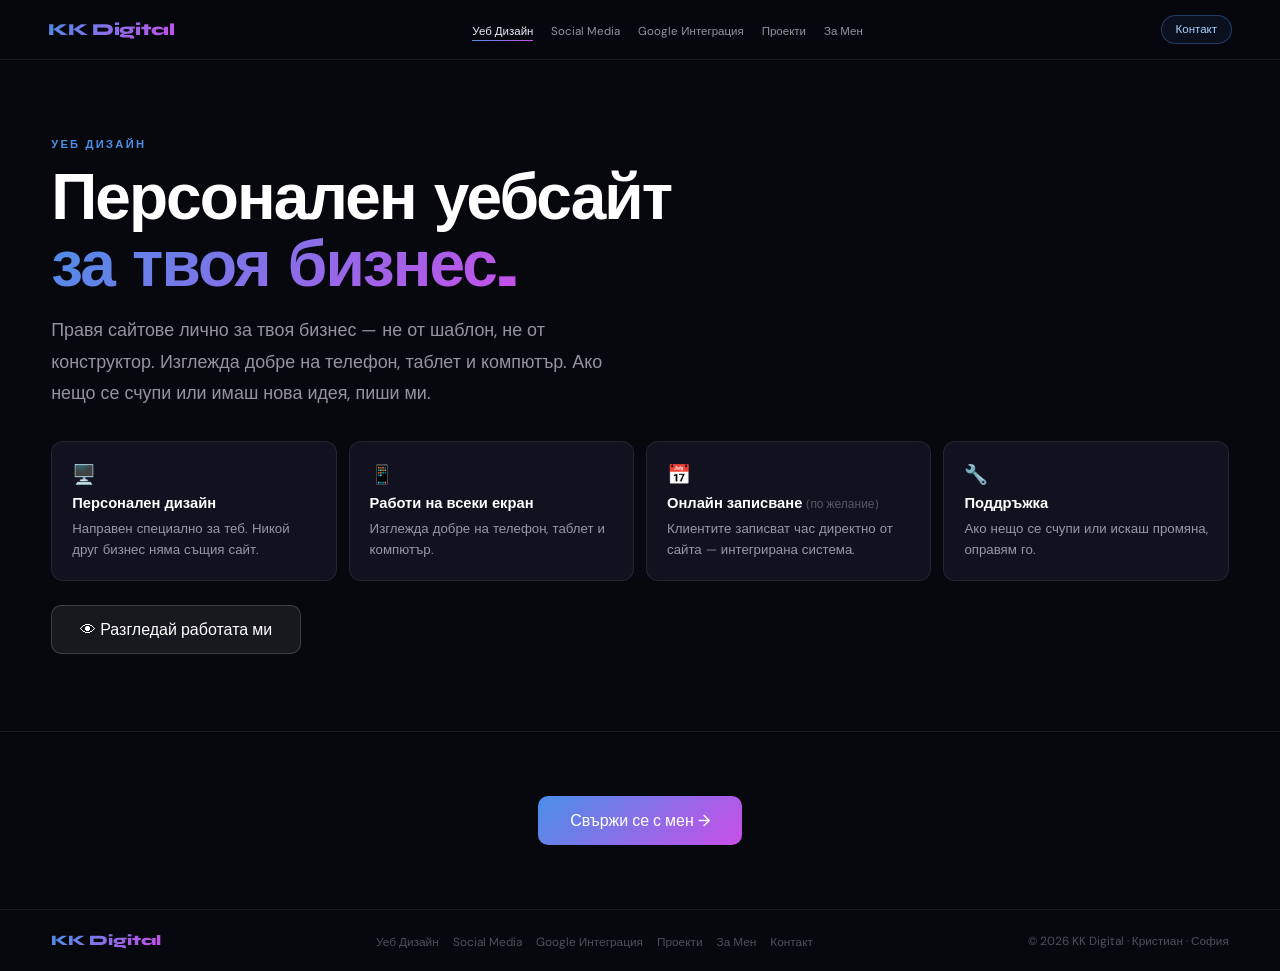
<file: webdesign.html>
<!DOCTYPE html>
<html lang="bg">
<head>
<meta charset="UTF-8"><meta name="viewport" content="width=device-width,initial-scale=1.0">
<title>Уеб Дизайн — KK Digital</title>
<link rel="icon" type="image/png" href="KKDigital.png">
<link rel="stylesheet" href="style.css">
</head>
<body>
<nav id="navbar"><div class="nav-inner"><a href="index.html" class="nav-logo">KK Digital</a><ul class="nav-links"><li><a href="webdesign.html">Уеб Дизайн</a></li><li><a href="smm.html">Social Media</a></li><li><a href="google.html">Google Интеграция</a></li><li><a href="work.html">Проекти</a></li><li><a href="about.html">За Мен</a></li></ul><a href="contact.html" class="nav-contact">Контакт</a><button class="burger" id="burger" aria-label="Меню"><span></span><span></span><span></span></button></div></nav>
<div class="mobile-menu" id="mobile-menu"><a href="webdesign.html">Уеб Дизайн</a><a href="smm.html">Social Media</a><a href="google.html">Google Интеграция</a><a href="work.html">Проекти</a><a href="about.html">За Мен</a><a href="contact.html">Контакт</a></div>
<main>
  <section style="padding:calc(var(--nav-h) + clamp(48px,6vw,86px)) clamp(16px,4vw,56px) clamp(48px,6vw,86px)">
    <div class="inner">
      <span class="page-label reveal">Уеб Дизайн</span>
      <h1 class="page-title reveal d1">Персонален уебсайт<br><span class="grad-text">за твоя бизнес.</span></h1>
      <p class="page-sub reveal d2">Правя сайтове лично за твоя бизнес — не от шаблон, не от конструктор. Изглежда добре на телефон, таблет и компютър. Ако нещо се счупи или имаш нова идея, пиши ми.</p>
      <div class="cards reveal d2">
        <div class="card"><div class="card-icon">🖥️</div><h3>Персонален дизайн</h3><p>Направен специално за теб. Никой друг бизнес няма същия сайт.</p></div>
        <div class="card"><div class="card-icon">📱</div><h3>Работи на всеки екран</h3><p>Изглежда добре на телефон, таблет и компютър.</p></div>
        <div class="card"><div class="card-icon">📅</div><h3>Онлайн записване <span style="font-size:.75rem;color:var(--muted2);font-weight:400">(по желание)</span></h3><p>Клиентите записват час директно от сайта — интегрирана система.</p></div>
        <div class="card"><div class="card-icon">🔧</div><h3>Поддръжка</h3><p>Ако нещо се счупи или искаш промяна, оправям го.</p></div>
      </div>
      <a href="work.html" class="work-link reveal d3">👁 Разгледай работата ми</a>
    </div>
  </section>
  <div class="page-cta"><a href="contact.html" class="btn btn-primary" style="font-size:1rem;padding:14px 32px">Свържи се с мен →</a></div>
</main>
<footer><div class="footer-inner"><a href="index.html" class="footer-logo">KK Digital</a><ul class="footer-links"><li><a href="webdesign.html">Уеб Дизайн</a></li><li><a href="smm.html">Social Media</a></li><li><a href="google.html">Google Интеграция</a></li><li><a href="work.html">Проекти</a></li><li><a href="about.html">За Мен</a></li><li><a href="contact.html">Контакт</a></li></ul><p class="footer-copy">© 2026 KK Digital · Кристиан · София</p></div></footer>
<script src="main.js"></script>
</body></html>
</file>
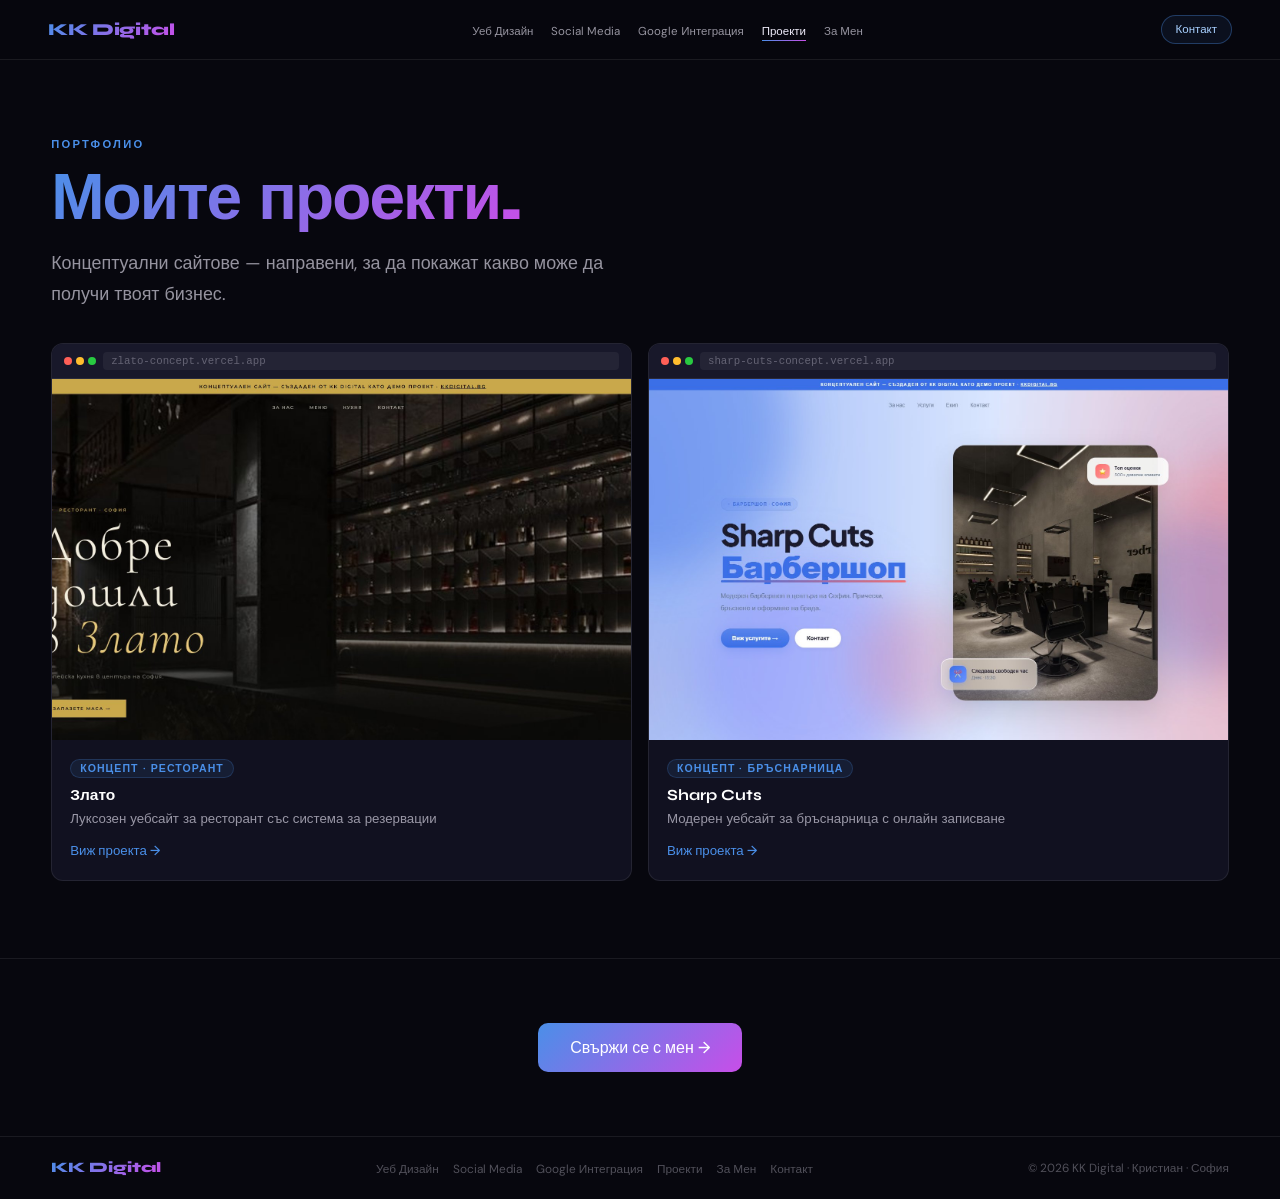
<file: work.html>
<!DOCTYPE html>
<html lang="bg">
<head>
<meta charset="UTF-8"><meta name="viewport" content="width=device-width,initial-scale=1.0">
<title>Проекти — KK Digital</title>
<link rel="icon" type="image/png" href="KKDigital.png">
<link rel="stylesheet" href="style.css">
<style>
.project-img img{width:100%;height:100%;object-fit:cover;object-position:top;display:block}
</style>
</head>
<body>
<nav id="navbar"><div class="nav-inner"><a href="index.html" class="nav-logo">KK Digital</a><ul class="nav-links"><li><a href="webdesign.html">Уеб Дизайн</a></li><li><a href="smm.html">Social Media</a></li><li><a href="google.html">Google Интеграция</a></li><li><a href="work.html">Проекти</a></li><li><a href="about.html">За Мен</a></li></ul><a href="contact.html" class="nav-contact">Контакт</a><button class="burger" id="burger" aria-label="Меню"><span></span><span></span><span></span></button></div></nav>
<div class="mobile-menu" id="mobile-menu"><a href="webdesign.html">Уеб Дизайн</a><a href="smm.html">Social Media</a><a href="google.html">Google Интеграция</a><a href="work.html">Проекти</a><a href="about.html">За Мен</a><a href="contact.html">Контакт</a></div>
<main>
  <section style="padding:calc(var(--nav-h) + clamp(48px,6vw,86px)) clamp(16px,4vw,56px) clamp(48px,6vw,86px)">
    <div class="inner">
      <span class="page-label reveal">Портфолио</span>
      <h1 class="page-title reveal d1"><span class="grad-text">Моите проекти.</span></h1>
      <p class="page-sub reveal d2">Концептуални сайтове — направени, за да покажат какво може да получи твоят бизнес.</p>
      <div class="projects-grid reveal d2">
        <a href="https://zlato-concept.vercel.app" target="_blank" rel="noopener" class="project-card">
          <div class="browser-bar"><div class="browser-dots"><div class="browser-dot bd1"></div><div class="browser-dot bd2"></div><div class="browser-dot bd3"></div></div><div class="browser-url">zlato-concept.vercel.app</div></div>
          <div class="project-img"><img src="zlato-preview.png" alt="Злато — концептуален сайт за ресторант"></div>
          <div class="project-body"><span class="project-tag">Концепт · Ресторант</span><h3>Злато</h3><p>Луксозен уебсайт за ресторант със система за резервации</p><span class="project-body-link">Виж проекта →</span></div>
        </a>
        <a href="https://sharp-cuts-concept.vercel.app" target="_blank" rel="noopener" class="project-card">
          <div class="browser-bar"><div class="browser-dots"><div class="browser-dot bd1"></div><div class="browser-dot bd2"></div><div class="browser-dot bd3"></div></div><div class="browser-url">sharp-cuts-concept.vercel.app</div></div>
          <div class="project-img"><img src="sharpcuts-preview.png" alt="Sharp Cuts — концептуален сайт за бръснарница"></div>
          <div class="project-body"><span class="project-tag">Концепт · Бръснарница</span><h3>Sharp Cuts</h3><p>Модерен уебсайт за бръснарница с онлайн записване</p><span class="project-body-link">Виж проекта →</span></div>
        </a>
      </div>
    </div>
  </section>
  <div class="page-cta"><a href="contact.html" class="btn btn-primary" style="font-size:1rem;padding:14px 32px">Свържи се с мен →</a></div>
</main>
<footer><div class="footer-inner"><a href="index.html" class="footer-logo">KK Digital</a><ul class="footer-links"><li><a href="webdesign.html">Уеб Дизайн</a></li><li><a href="smm.html">Social Media</a></li><li><a href="google.html">Google Интеграция</a></li><li><a href="work.html">Проекти</a></li><li><a href="about.html">За Мен</a></li><li><a href="contact.html">Контакт</a></li></ul><p class="footer-copy">© 2026 KK Digital · Кристиан · София</p></div></footer>
<script src="main.js"></script>
</body></html>
</file>
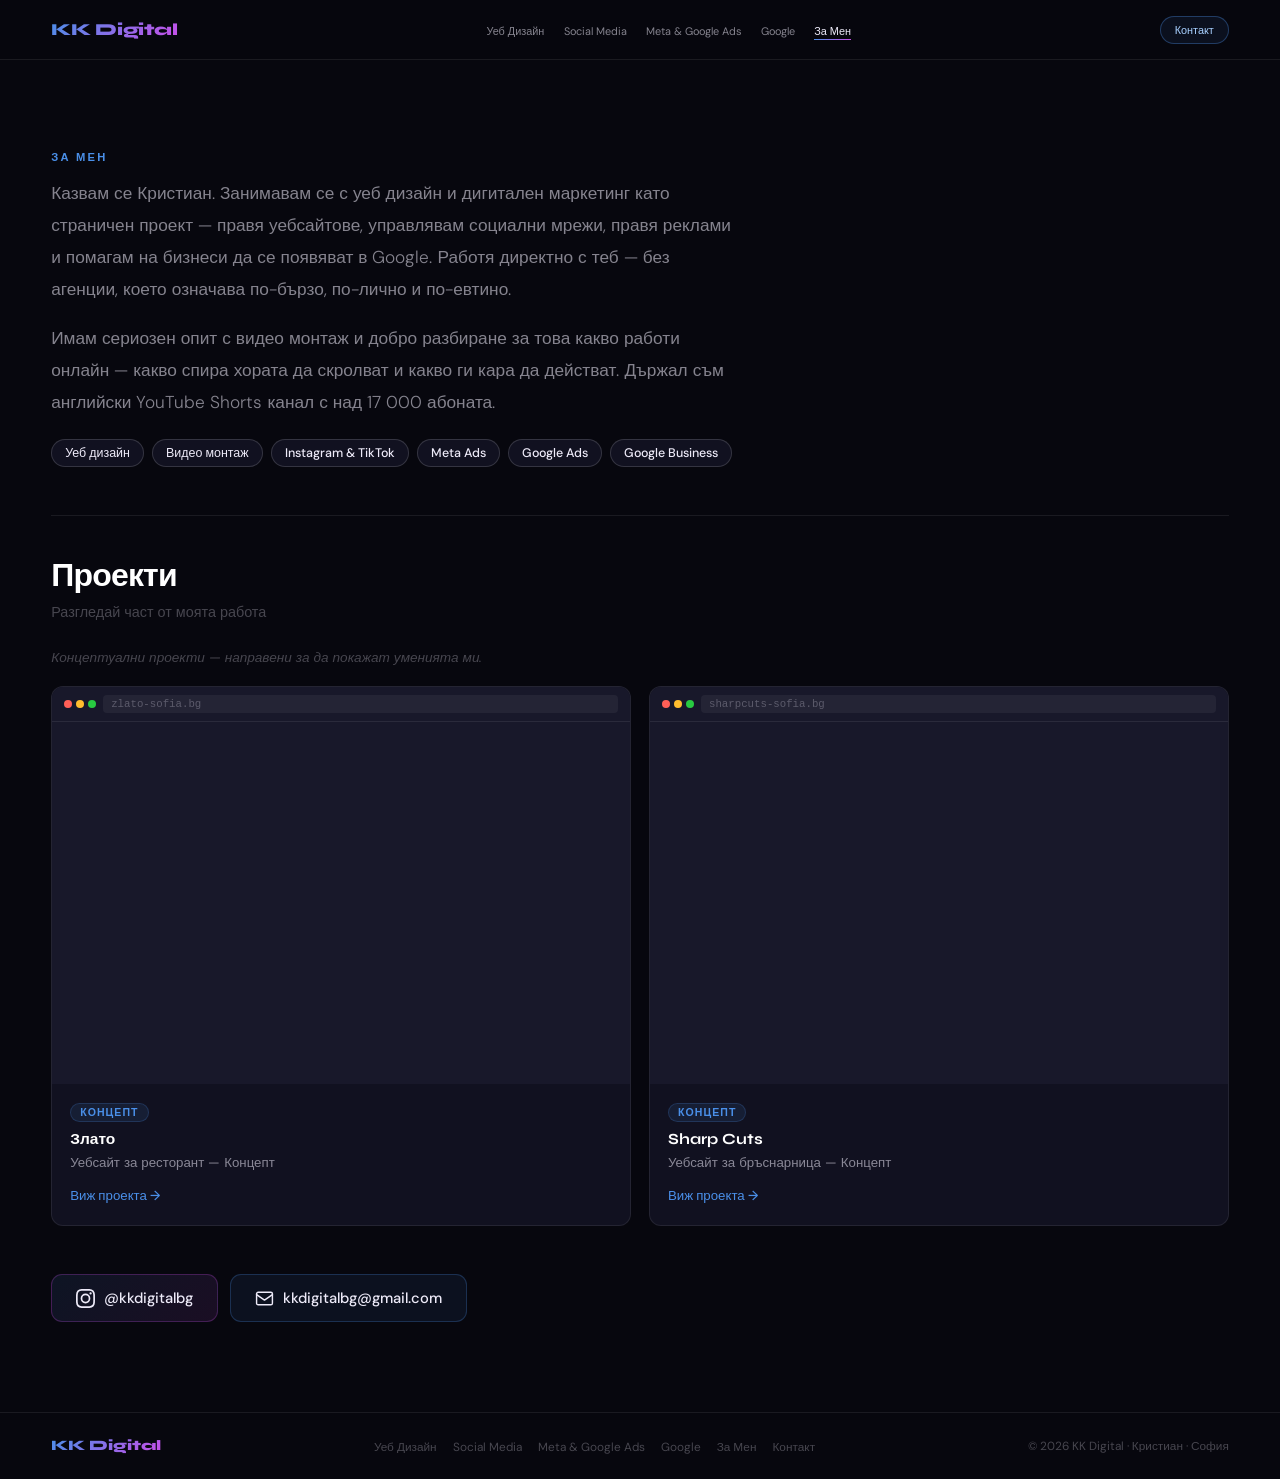
<file: KKDigital.bg/about.html>
<!DOCTYPE html>
<html lang="bg">
<head>
<meta charset="UTF-8"><meta name="viewport" content="width=device-width,initial-scale=1.0">
<title>За Мен — KK Digital</title>
<link rel="icon" type="image/png" href="KKDigital.png">
<link rel="stylesheet" href="style.css">
<style>
.about-text{max-width:680px}
.about-text p{font-size:clamp(.97rem,1.6vw,1.08rem);color:var(--muted);line-height:1.85;font-weight:300;margin-bottom:18px}
.about-text p:last-of-type{margin-bottom:0}
.projects-note{font-size:.85rem;color:var(--muted2);margin-bottom:20px;font-style:italic}
</style>
</head>
<body>
<nav id="navbar"><div class="nav-inner">
  <a href="index.html" class="nav-logo">KK Digital</a>
  <ul class="nav-links">
    <li><a href="webdesign.html">Уеб Дизайн</a></li>
    <li><a href="smm.html">Social Media</a></li>
    <li><a href="ads.html">Meta &amp; Google Ads</a></li>
    <li><a href="google.html">Google</a></li>
    <li><a href="about.html">За Мен</a></li>
  </ul>
  <a href="contact.html" class="nav-contact">Контакт</a>
</div></nav>
<main>
  <section style="padding:calc(var(--nav-h) + clamp(50px,7vw,90px)) clamp(16px,4vw,56px) clamp(50px,7vw,90px)">
    <div class="inner">
      <span class="page-label reveal">За Мен</span>
      <div class="about-text reveal d1">
        <p>Казвам се Кристиан. Занимавам се с уеб дизайн и дигитален маркетинг като страничен проект — правя уебсайтове, управлявам социални мрежи, правя реклами и помагам на бизнеси да се появяват в Google. Работя директно с теб — без агенции, което означава по-бързо, по-лично и по-евтино.</p>
        <p>Имам сериозен опит с видео монтаж и добро разбиране за това какво работи онлайн — какво спира хората да скролват и какво ги кара да действат. Държал съм английски YouTube Shorts канал с над 17 000 абоната.</p>
      </div>
      <div class="pills reveal d2">
        <span class="pill">Уеб дизайн</span>
        <span class="pill">Видео монтаж</span>
        <span class="pill">Instagram &amp; TikTok</span>
        <span class="pill">Meta Ads</span>
        <span class="pill">Google Ads</span>
        <span class="pill">Google Business</span>
      </div>
      <div class="divider" style="margin:48px 0 40px"></div>
      <h2 class="section-title reveal">Проекти</h2>
      <p class="section-sub reveal">Разгледай част от моята работа</p>
      <p class="projects-note reveal">Концептуални проекти — направени за да покажат уменията ми.</p>
      <div class="projects-grid reveal d1">
        <div class="project-card">
          <div class="browser-bar"><div class="browser-dots"><div class="browser-dot bd1"></div><div class="browser-dot bd2"></div><div class="browser-dot bd3"></div></div><div class="browser-url">zlato-sofia.bg</div></div>
          <div class="project-img"></div>
          <div class="project-body">
            <span class="project-tag">Концепт</span>
            <h3>Злато</h3>
            <p>Уебсайт за ресторант — Концепт</p>
            <a href="#" class="project-link">Виж проекта →</a>
          </div>
        </div>
        <div class="project-card">
          <div class="browser-bar"><div class="browser-dots"><div class="browser-dot bd1"></div><div class="browser-dot bd2"></div><div class="browser-dot bd3"></div></div><div class="browser-url">sharpcuts-sofia.bg</div></div>
          <div class="project-img"></div>
          <div class="project-body">
            <span class="project-tag">Концепт</span>
            <h3>Sharp Cuts</h3>
            <p>Уебсайт за бръснарница — Концепт</p>
            <a href="#" class="project-link">Виж проекта →</a>
          </div>
        </div>
      </div>
      <div class="contact-btns" style="margin-top:48px">
        <a href="https://instagram.com/kkdigitalbg" target="_blank" rel="noopener" class="cbtn cbtn-ig"><svg width="19" height="19" viewBox="0 0 24 24" fill="currentColor"><path d="M12 2.163c3.204 0 3.584.012 4.85.07 3.252.148 4.771 1.691 4.919 4.919.058 1.265.069 1.645.069 4.849 0 3.205-.012 3.584-.069 4.849-.149 3.225-1.664 4.771-4.919 4.919-1.266.058-1.644.07-4.85.07-3.204 0-3.584-.012-4.849-.07-3.26-.149-4.771-1.699-4.919-4.92-.058-1.265-.07-1.644-.07-4.849 0-3.204.013-3.583.07-4.849.149-3.227 1.664-4.771 4.919-4.919 1.266-.057 1.645-.069 4.849-.069zM12 0C8.741 0 8.333.014 7.053.072 2.695.272.273 2.69.073 7.052.014 8.333 0 8.741 0 12c0 3.259.014 3.668.072 4.948.2 4.358 2.618 6.78 6.98 6.98C8.333 23.986 8.741 24 12 24c3.259 0 3.668-.014 4.948-.072 4.354-.2 6.782-2.618 6.979-6.98.059-1.28.073-1.689.073-4.948 0-3.259-.014-3.667-.072-4.947-.196-4.354-2.617-6.78-6.979-6.98C15.668.014 15.259 0 12 0zm0 5.838a6.162 6.162 0 100 12.324 6.162 6.162 0 000-12.324zM12 16a4 4 0 110-8 4 4 0 010 8zm6.406-11.845a1.44 1.44 0 100 2.881 1.44 1.44 0 000-2.881z"/></svg> @kkdigitalbg</a>
        <a href="mailto:kkdigitalbg@gmail.com" class="cbtn cbtn-email"><svg width="19" height="19" viewBox="0 0 24 24" fill="none" stroke="currentColor" stroke-width="1.8" stroke-linecap="round" stroke-linejoin="round"><rect x="2" y="4" width="20" height="16" rx="2"/><path d="M2 7l10 7 10-7"/></svg> kkdigitalbg@gmail.com</a>
      </div>
    </div>
  </section>
</main>
<footer><div class="footer-inner">
  <a href="index.html" class="footer-logo">KK Digital</a>
  <ul class="footer-links"><li><a href="webdesign.html">Уеб Дизайн</a></li><li><a href="smm.html">Social Media</a></li><li><a href="ads.html">Meta &amp; Google Ads</a></li><li><a href="google.html">Google</a></li><li><a href="about.html">За Мен</a></li><li><a href="contact.html">Контакт</a></li></ul>
  <p class="footer-copy">© 2026 KK Digital · Кристиан · София</p>
</div></footer>
<script src="main.js"></script>
</body></html>
</file>
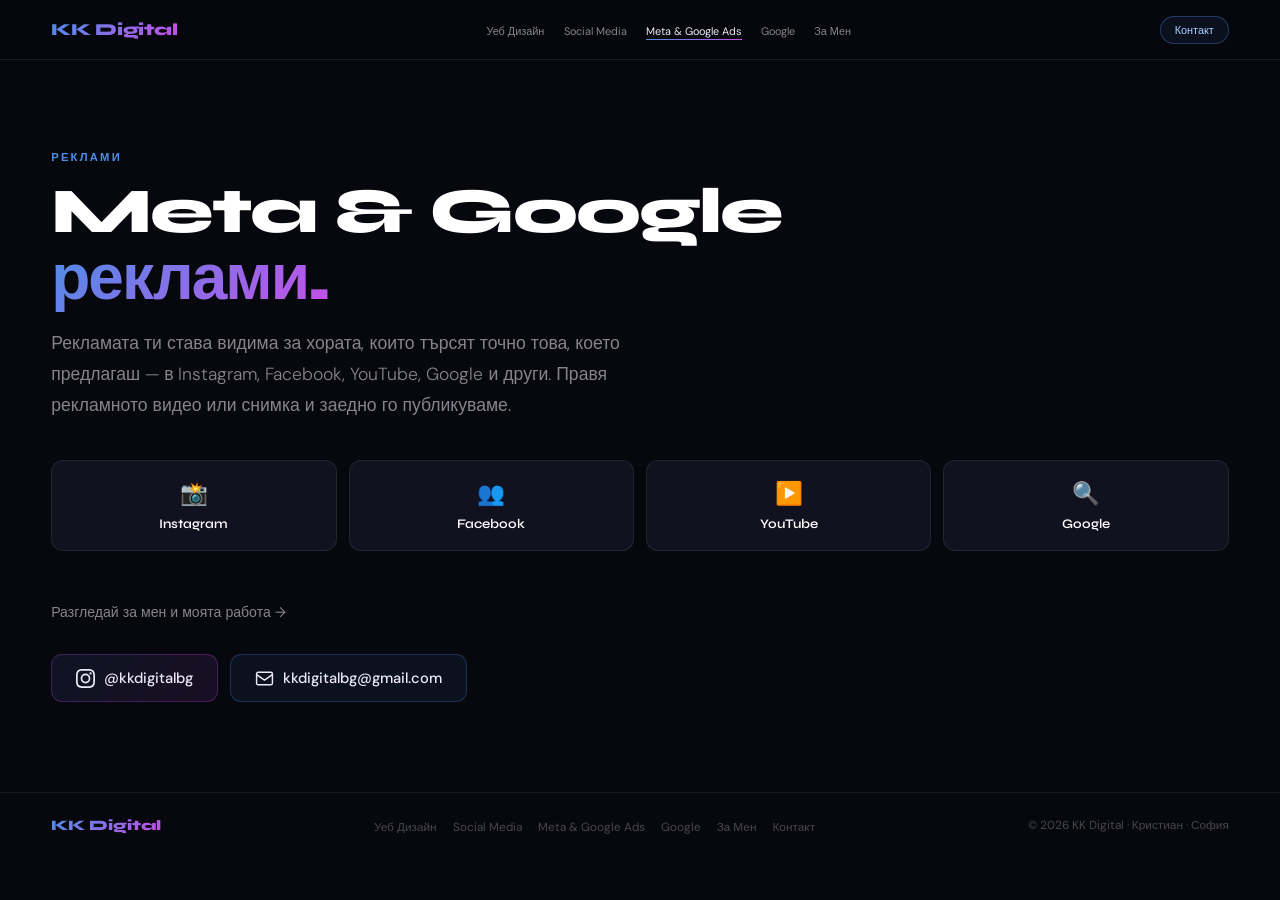
<file: KKDigital.bg/ads.html>
<!DOCTYPE html>
<html lang="bg">
<head>
<meta charset="UTF-8"><meta name="viewport" content="width=device-width,initial-scale=1.0">
<title>Meta &amp; Google Ads — KK Digital</title>
<link rel="icon" type="image/png" href="KKDigital.png">
<link rel="stylesheet" href="style.css">
<style>
.platform-grid{display:grid;grid-template-columns:repeat(4,1fr);gap:12px}
.platform-card{background:var(--surface);border:1px solid var(--border);border-radius:12px;padding:18px 14px;display:flex;flex-direction:column;align-items:center;gap:8px;text-align:center;transition:border-color .2s,transform .2s}
.platform-card:hover{border-color:var(--border2);transform:translateY(-2px)}
.platform-card span{font-size:1.4rem}
.platform-card p{font-size:.82rem;font-weight:600;color:#fff;font-family:'Syne',sans-serif}
@media(max-width:500px){.platform-grid{grid-template-columns:repeat(2,1fr)}}
</style>
</head>
<body>
<nav id="navbar"><div class="nav-inner">
  <a href="index.html" class="nav-logo">KK Digital</a>
  <ul class="nav-links">
    <li><a href="webdesign.html">Уеб Дизайн</a></li>
    <li><a href="smm.html">Social Media</a></li>
    <li><a href="ads.html">Meta &amp; Google Ads</a></li>
    <li><a href="google.html">Google</a></li>
    <li><a href="about.html">За Мен</a></li>
  </ul>
  <a href="contact.html" class="nav-contact">Контакт</a>
</div></nav>
<main>
  <section style="padding:calc(var(--nav-h) + clamp(50px,7vw,90px)) clamp(16px,4vw,56px) clamp(50px,7vw,90px)">
    <div class="inner">
      <span class="page-label reveal">Реклами</span>
      <h1 class="page-title reveal d1">Meta &amp; Google<br><span class="grad-text">реклами.</span></h1>
      <p class="page-sub reveal d2">Рекламата ти става видима за хората, които търсят точно това, което предлагаш — в Instagram, Facebook, YouTube, Google и други. Правя рекламното видео или снимка и заедно го публикуваме.</p>
      <div class="platform-grid reveal d2">
        <div class="platform-card"><span>📸</span><p>Instagram</p></div>
        <div class="platform-card"><span>👥</span><p>Facebook</p></div>
        <div class="platform-card"><span>▶️</span><p>YouTube</p></div>
        <div class="platform-card"><span>🔍</span><p>Google</p></div>
      </div>
      <div style="margin-top:32px" class="reveal d3">
        <a href="about.html" class="work-link">Разгледай за мен и моята работа →</a>
      </div>
      <div class="contact-btns" style="margin-top:32px">
        <a href="https://instagram.com/kkdigitalbg" target="_blank" rel="noopener" class="cbtn cbtn-ig"><svg width="19" height="19" viewBox="0 0 24 24" fill="currentColor"><path d="M12 2.163c3.204 0 3.584.012 4.85.07 3.252.148 4.771 1.691 4.919 4.919.058 1.265.069 1.645.069 4.849 0 3.205-.012 3.584-.069 4.849-.149 3.225-1.664 4.771-4.919 4.919-1.266.058-1.644.07-4.85.07-3.204 0-3.584-.012-4.849-.07-3.26-.149-4.771-1.699-4.919-4.92-.058-1.265-.07-1.644-.07-4.849 0-3.204.013-3.583.07-4.849.149-3.227 1.664-4.771 4.919-4.919 1.266-.057 1.645-.069 4.849-.069zM12 0C8.741 0 8.333.014 7.053.072 2.695.272.273 2.69.073 7.052.014 8.333 0 8.741 0 12c0 3.259.014 3.668.072 4.948.2 4.358 2.618 6.78 6.98 6.98C8.333 23.986 8.741 24 12 24c3.259 0 3.668-.014 4.948-.072 4.354-.2 6.782-2.618 6.979-6.98.059-1.28.073-1.689.073-4.948 0-3.259-.014-3.667-.072-4.947-.196-4.354-2.617-6.78-6.979-6.98C15.668.014 15.259 0 12 0zm0 5.838a6.162 6.162 0 100 12.324 6.162 6.162 0 000-12.324zM12 16a4 4 0 110-8 4 4 0 010 8zm6.406-11.845a1.44 1.44 0 100 2.881 1.44 1.44 0 000-2.881z"/></svg> @kkdigitalbg</a>
        <a href="mailto:kkdigitalbg@gmail.com" class="cbtn cbtn-email"><svg width="19" height="19" viewBox="0 0 24 24" fill="none" stroke="currentColor" stroke-width="1.8" stroke-linecap="round" stroke-linejoin="round"><rect x="2" y="4" width="20" height="16" rx="2"/><path d="M2 7l10 7 10-7"/></svg> kkdigitalbg@gmail.com</a>
      </div>
    </div>
  </section>
</main>
<footer><div class="footer-inner">
  <a href="index.html" class="footer-logo">KK Digital</a>
  <ul class="footer-links"><li><a href="webdesign.html">Уеб Дизайн</a></li><li><a href="smm.html">Social Media</a></li><li><a href="ads.html">Meta &amp; Google Ads</a></li><li><a href="google.html">Google</a></li><li><a href="about.html">За Мен</a></li><li><a href="contact.html">Контакт</a></li></ul>
  <p class="footer-copy">© 2026 KK Digital · Кристиан · София</p>
</div></footer>
<script src="main.js"></script>
</body></html>
</file>
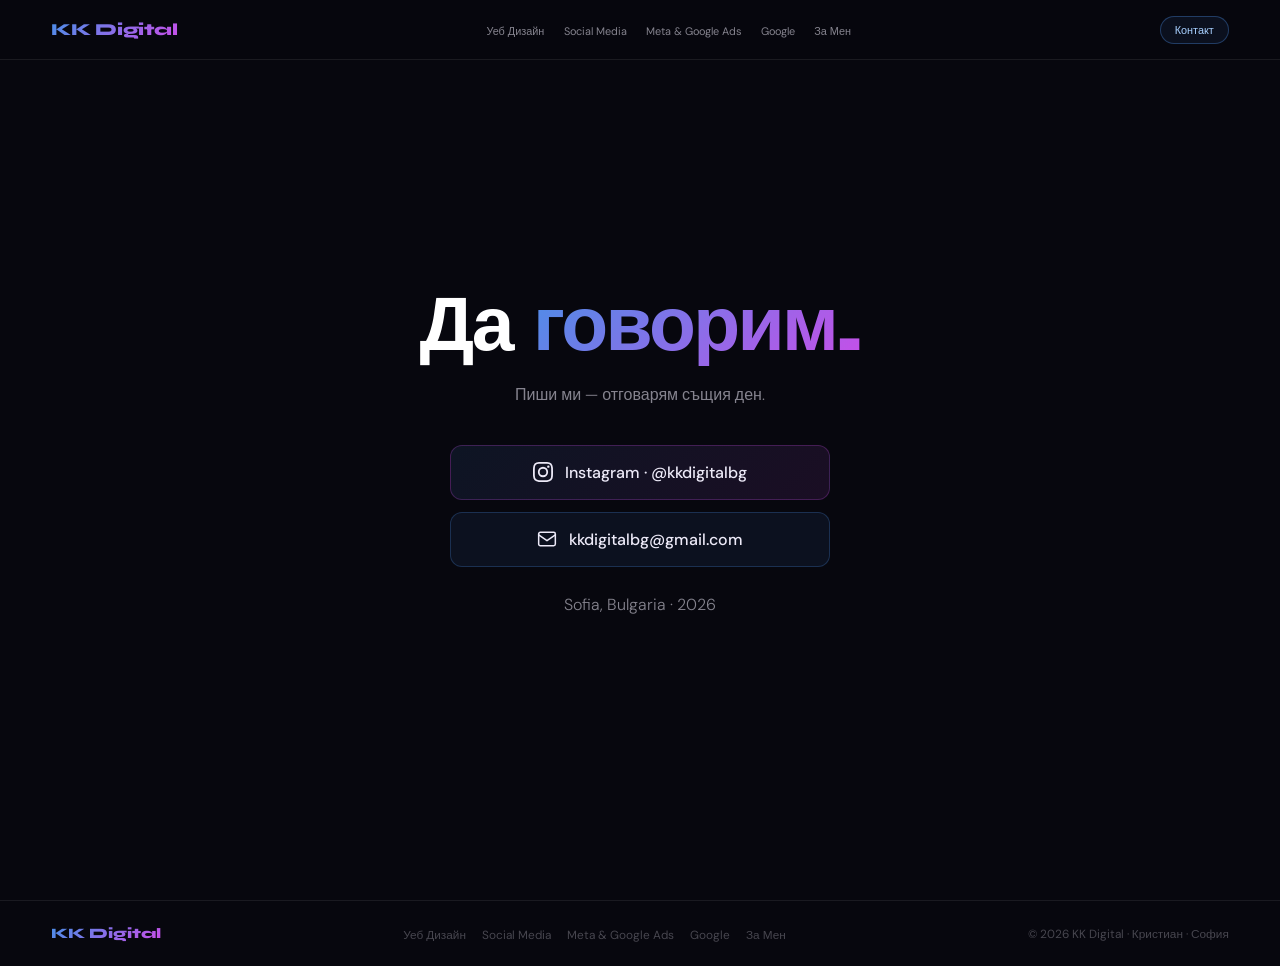
<file: KKDigital.bg/contact.html>
<!DOCTYPE html>
<html lang="bg">
<head>
<meta charset="UTF-8"><meta name="viewport" content="width=device-width,initial-scale=1.0">
<title>Контакт — KK Digital</title>
<link rel="icon" type="image/png" href="KKDigital.png">
<link rel="stylesheet" href="style.css">
<style>
#contact-hero{min-height:100svh;display:flex;align-items:center;padding:calc(var(--nav-h) + 40px) clamp(16px,4vw,56px) 60px}
.contact-inner{max-width:560px;margin:0 auto;width:100%;text-align:center}
.contact-inner h1{font-family:'Syne',sans-serif;font-weight:800;font-size:clamp(2.8rem,6vw,5rem);line-height:1.03;letter-spacing:-.035em;color:#fff;margin-bottom:16px}
.contact-inner p{font-size:1rem;color:var(--muted);line-height:1.7;font-weight:300;margin-bottom:36px}
.contact-btns-big{display:flex;flex-direction:column;align-items:center;gap:12px}
.cbtn-big{display:flex;align-items:center;gap:12px;text-decoration:none;font-weight:500;font-size:1rem;padding:16px 30px;border-radius:12px;transition:all .2s;color:var(--text);width:100%;max-width:380px;justify-content:center}
.cbtn-big-ig{background:linear-gradient(135deg,rgba(74,143,232,.1),rgba(200,78,232,.1));border:1px solid rgba(200,78,232,.25)}
.cbtn-big-ig:hover{background:linear-gradient(135deg,rgba(74,143,232,.18),rgba(200,78,232,.18));transform:translateY(-1px)}
.cbtn-big-email{background:rgba(74,143,232,.08);border:1px solid rgba(74,143,232,.25)}
.cbtn-big-email:hover{background:rgba(74,143,232,.15);transform:translateY(-1px)}
.contact-note{margin-top:24px;font-size:.8rem;color:var(--muted2)}
</style>
</head>
<body>
<nav id="navbar"><div class="nav-inner">
  <a href="index.html" class="nav-logo">KK Digital</a>
  <ul class="nav-links">
    <li><a href="webdesign.html">Уеб Дизайн</a></li>
    <li><a href="smm.html">Social Media</a></li>
    <li><a href="ads.html">Meta &amp; Google Ads</a></li>
    <li><a href="google.html">Google</a></li>
    <li><a href="about.html">За Мен</a></li>
  </ul>
  <a href="contact.html" class="nav-contact">Контакт</a>
</div></nav>
<main>
  <section id="contact-hero">
    <div class="contact-inner">
      <h1 class="reveal">Да <span class="grad-text">говорим.</span></h1>
      <p class="reveal d1">Пиши ми — отговарям същия ден.</p>
      <div class="contact-btns-big reveal d2">
        <a href="https://instagram.com/kkdigitalbg" target="_blank" rel="noopener" class="cbtn-big cbtn-big-ig">
          <svg width="20" height="20" viewBox="0 0 24 24" fill="currentColor"><path d="M12 2.163c3.204 0 3.584.012 4.85.07 3.252.148 4.771 1.691 4.919 4.919.058 1.265.069 1.645.069 4.849 0 3.205-.012 3.584-.069 4.849-.149 3.225-1.664 4.771-4.919 4.919-1.266.058-1.644.07-4.85.07-3.204 0-3.584-.012-4.849-.07-3.26-.149-4.771-1.699-4.919-4.92-.058-1.265-.07-1.644-.07-4.849 0-3.204.013-3.583.07-4.849.149-3.227 1.664-4.771 4.919-4.919 1.266-.057 1.645-.069 4.849-.069zM12 0C8.741 0 8.333.014 7.053.072 2.695.272.273 2.69.073 7.052.014 8.333 0 8.741 0 12c0 3.259.014 3.668.072 4.948.2 4.358 2.618 6.78 6.98 6.98C8.333 23.986 8.741 24 12 24c3.259 0 3.668-.014 4.948-.072 4.354-.2 6.782-2.618 6.979-6.98.059-1.28.073-1.689.073-4.948 0-3.259-.014-3.667-.072-4.947-.196-4.354-2.617-6.78-6.979-6.98C15.668.014 15.259 0 12 0zm0 5.838a6.162 6.162 0 100 12.324 6.162 6.162 0 000-12.324zM12 16a4 4 0 110-8 4 4 0 010 8zm6.406-11.845a1.44 1.44 0 100 2.881 1.44 1.44 0 000-2.881z"/></svg>
          Instagram · @kkdigitalbg
        </a>
        <a href="mailto:kkdigitalbg@gmail.com" class="cbtn-big cbtn-big-email">
          <svg width="20" height="20" viewBox="0 0 24 24" fill="none" stroke="currentColor" stroke-width="1.8" stroke-linecap="round" stroke-linejoin="round"><rect x="2" y="4" width="20" height="16" rx="2"/><path d="M2 7l10 7 10-7"/></svg>
          kkdigitalbg@gmail.com
        </a>
      </div>
      <p class="contact-note reveal d3">Sofia, Bulgaria · 2026</p>
    </div>
  </section>
</main>
<footer><div class="footer-inner">
  <a href="index.html" class="footer-logo">KK Digital</a>
  <ul class="footer-links"><li><a href="webdesign.html">Уеб Дизайн</a></li><li><a href="smm.html">Social Media</a></li><li><a href="ads.html">Meta &amp; Google Ads</a></li><li><a href="google.html">Google</a></li><li><a href="about.html">За Мен</a></li></ul>
  <p class="footer-copy">© 2026 KK Digital · Кристиан · София</p>
</div></footer>
<script src="main.js"></script>
</body></html>
</file>
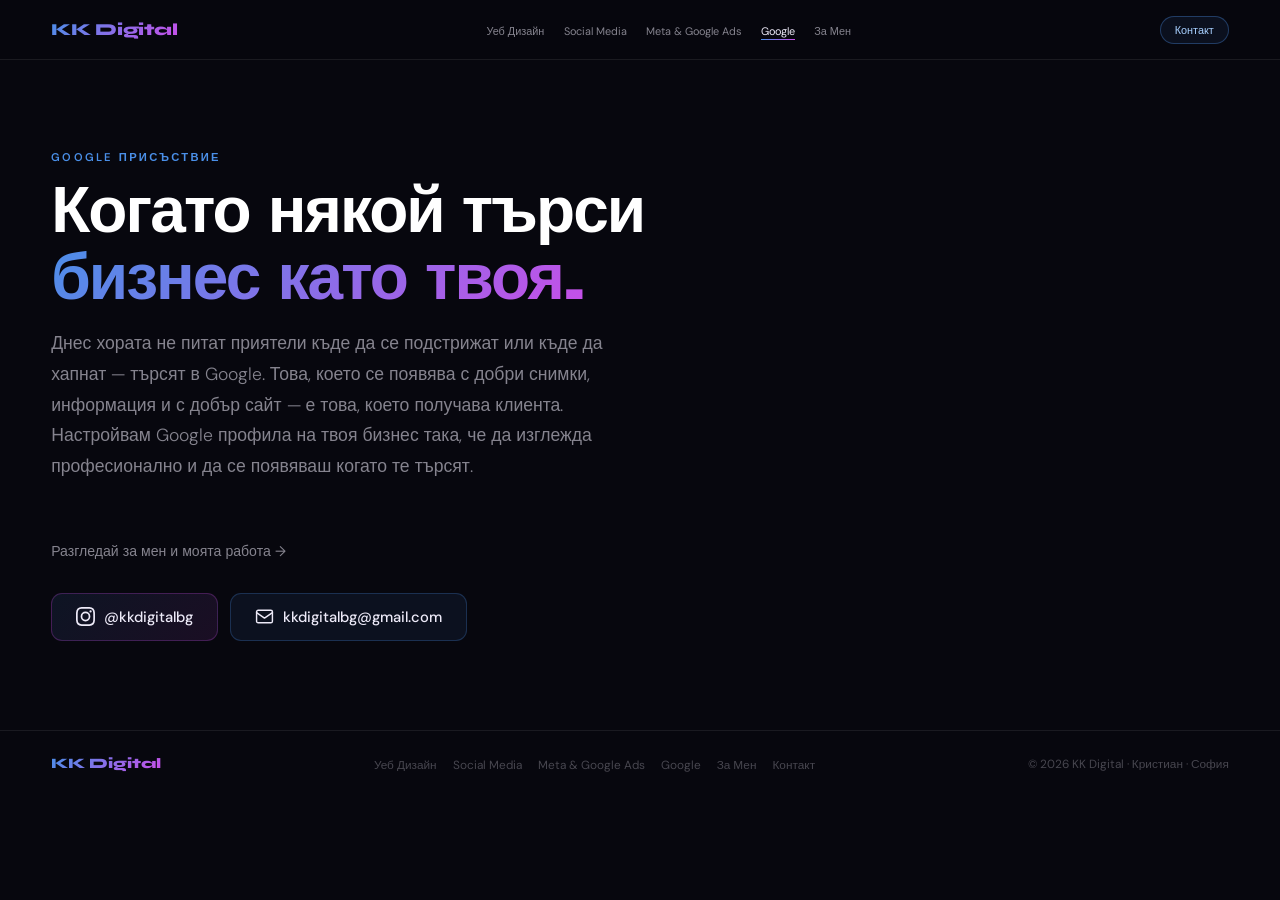
<file: KKDigital.bg/google.html>
<!DOCTYPE html>
<html lang="bg">
<head>
<meta charset="UTF-8"><meta name="viewport" content="width=device-width,initial-scale=1.0">
<title>Google Присъствие — KK Digital</title>
<link rel="icon" type="image/png" href="KKDigital.png">
<link rel="stylesheet" href="style.css">
</head>
<body>
<nav id="navbar"><div class="nav-inner">
  <a href="index.html" class="nav-logo">KK Digital</a>
  <ul class="nav-links">
    <li><a href="webdesign.html">Уеб Дизайн</a></li>
    <li><a href="smm.html">Social Media</a></li>
    <li><a href="ads.html">Meta &amp; Google Ads</a></li>
    <li><a href="google.html">Google</a></li>
    <li><a href="about.html">За Мен</a></li>
  </ul>
  <a href="contact.html" class="nav-contact">Контакт</a>
</div></nav>
<main>
  <section style="padding:calc(var(--nav-h) + clamp(50px,7vw,90px)) clamp(16px,4vw,56px) clamp(50px,7vw,90px)">
    <div class="inner">
      <span class="page-label reveal">Google Присъствие</span>
      <h1 class="page-title reveal d1">Когато някой търси<br><span class="grad-text">бизнес като твоя.</span></h1>
      <p class="page-sub reveal d2">Днес хората не питат приятели къде да се подстрижат или къде да хапнат — търсят в Google. Това, което се появява с добри снимки, информация и с добър сайт — е това, което получава клиента. Настройвам Google профила на твоя бизнес така, че да изглежда професионално и да се появяваш когато те търсят.</p>
      <div style="margin-top:12px" class="reveal d3">
        <a href="about.html" class="work-link">Разгледай за мен и моята работа →</a>
      </div>
      <div class="contact-btns" style="margin-top:32px">
        <a href="https://instagram.com/kkdigitalbg" target="_blank" rel="noopener" class="cbtn cbtn-ig"><svg width="19" height="19" viewBox="0 0 24 24" fill="currentColor"><path d="M12 2.163c3.204 0 3.584.012 4.85.07 3.252.148 4.771 1.691 4.919 4.919.058 1.265.069 1.645.069 4.849 0 3.205-.012 3.584-.069 4.849-.149 3.225-1.664 4.771-4.919 4.919-1.266.058-1.644.07-4.85.07-3.204 0-3.584-.012-4.849-.07-3.26-.149-4.771-1.699-4.919-4.92-.058-1.265-.07-1.644-.07-4.849 0-3.204.013-3.583.07-4.849.149-3.227 1.664-4.771 4.919-4.919 1.266-.057 1.645-.069 4.849-.069zM12 0C8.741 0 8.333.014 7.053.072 2.695.272.273 2.69.073 7.052.014 8.333 0 8.741 0 12c0 3.259.014 3.668.072 4.948.2 4.358 2.618 6.78 6.98 6.98C8.333 23.986 8.741 24 12 24c3.259 0 3.668-.014 4.948-.072 4.354-.2 6.782-2.618 6.979-6.98.059-1.28.073-1.689.073-4.948 0-3.259-.014-3.667-.072-4.947-.196-4.354-2.617-6.78-6.979-6.98C15.668.014 15.259 0 12 0zm0 5.838a6.162 6.162 0 100 12.324 6.162 6.162 0 000-12.324zM12 16a4 4 0 110-8 4 4 0 010 8zm6.406-11.845a1.44 1.44 0 100 2.881 1.44 1.44 0 000-2.881z"/></svg> @kkdigitalbg</a>
        <a href="mailto:kkdigitalbg@gmail.com" class="cbtn cbtn-email"><svg width="19" height="19" viewBox="0 0 24 24" fill="none" stroke="currentColor" stroke-width="1.8" stroke-linecap="round" stroke-linejoin="round"><rect x="2" y="4" width="20" height="16" rx="2"/><path d="M2 7l10 7 10-7"/></svg> kkdigitalbg@gmail.com</a>
      </div>
    </div>
  </section>
</main>
<footer><div class="footer-inner">
  <a href="index.html" class="footer-logo">KK Digital</a>
  <ul class="footer-links"><li><a href="webdesign.html">Уеб Дизайн</a></li><li><a href="smm.html">Social Media</a></li><li><a href="ads.html">Meta &amp; Google Ads</a></li><li><a href="google.html">Google</a></li><li><a href="about.html">За Мен</a></li><li><a href="contact.html">Контакт</a></li></ul>
  <p class="footer-copy">© 2026 KK Digital · Кристиан · София</p>
</div></footer>
<script src="main.js"></script>
</body></html>
</file>
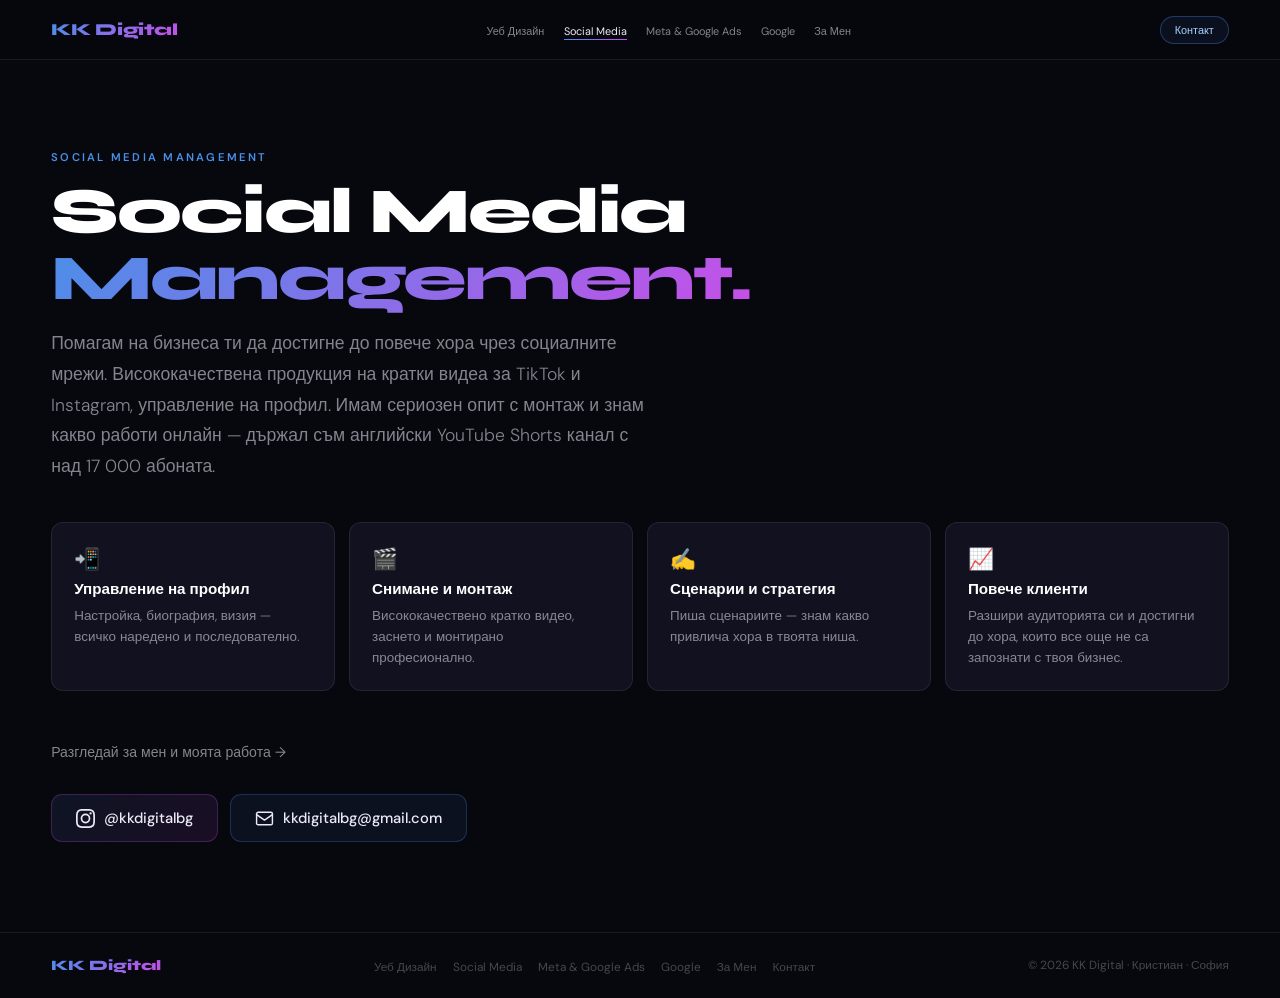
<file: KKDigital.bg/smm.html>
<!DOCTYPE html>
<html lang="bg">
<head>
<meta charset="UTF-8"><meta name="viewport" content="width=device-width,initial-scale=1.0">
<title>Social Media Management — KK Digital</title>
<link rel="icon" type="image/png" href="KKDigital.png">
<link rel="stylesheet" href="style.css">
</head>
<body>
<nav id="navbar"><div class="nav-inner">
  <a href="index.html" class="nav-logo">KK Digital</a>
  <ul class="nav-links">
    <li><a href="webdesign.html">Уеб Дизайн</a></li>
    <li><a href="smm.html">Social Media</a></li>
    <li><a href="ads.html">Meta &amp; Google Ads</a></li>
    <li><a href="google.html">Google</a></li>
    <li><a href="about.html">За Мен</a></li>
  </ul>
  <a href="contact.html" class="nav-contact">Контакт</a>
</div></nav>
<main>
  <section style="padding:calc(var(--nav-h) + clamp(50px,7vw,90px)) clamp(16px,4vw,56px) clamp(50px,7vw,90px)">
    <div class="inner">
      <span class="page-label reveal">Social Media Management</span>
      <h1 class="page-title reveal d1">Social Media<br><span class="grad-text">Management.</span></h1>
      <p class="page-sub reveal d2">Помагам на бизнеса ти да достигне до повече хора чрез социалните мрежи. Висококачествена продукция на кратки видеа за TikTok и Instagram, управление на профил. Имам сериозен опит с монтаж и знам какво работи онлайн — държал съм английски YouTube Shorts канал с над 17 000 абоната.</p>
      <div class="cards reveal d2">
        <div class="card">
          <div class="card-icon">📲</div>
          <h3>Управление на профил</h3>
          <p>Настройка, биография, визия — всичко наредено и последователно.</p>
        </div>
        <div class="card">
          <div class="card-icon">🎬</div>
          <h3>Снимане и монтаж</h3>
          <p>Висококачествено кратко видео, заснето и монтирано професионално.</p>
        </div>
        <div class="card">
          <div class="card-icon">✍️</div>
          <h3>Сценарии и стратегия</h3>
          <p>Пиша сценариите — знам какво привлича хора в твоята ниша.</p>
        </div>
        <div class="card">
          <div class="card-icon">📈</div>
          <h3>Повече клиенти</h3>
          <p>Разшири аудиторията си и достигни до хора, които все още не са запознати с твоя бизнес.</p>
        </div>
      </div>
      <div style="margin-top:32px" class="reveal d3">
        <a href="about.html" class="work-link">Разгледай за мен и моята работа →</a>
      </div>
      <div class="contact-btns" style="margin-top:32px">
        <a href="https://instagram.com/kkdigitalbg" target="_blank" rel="noopener" class="cbtn cbtn-ig"><svg width="19" height="19" viewBox="0 0 24 24" fill="currentColor"><path d="M12 2.163c3.204 0 3.584.012 4.85.07 3.252.148 4.771 1.691 4.919 4.919.058 1.265.069 1.645.069 4.849 0 3.205-.012 3.584-.069 4.849-.149 3.225-1.664 4.771-4.919 4.919-1.266.058-1.644.07-4.85.07-3.204 0-3.584-.012-4.849-.07-3.26-.149-4.771-1.699-4.919-4.92-.058-1.265-.07-1.644-.07-4.849 0-3.204.013-3.583.07-4.849.149-3.227 1.664-4.771 4.919-4.919 1.266-.057 1.645-.069 4.849-.069zM12 0C8.741 0 8.333.014 7.053.072 2.695.272.273 2.69.073 7.052.014 8.333 0 8.741 0 12c0 3.259.014 3.668.072 4.948.2 4.358 2.618 6.78 6.98 6.98C8.333 23.986 8.741 24 12 24c3.259 0 3.668-.014 4.948-.072 4.354-.2 6.782-2.618 6.979-6.98.059-1.28.073-1.689.073-4.948 0-3.259-.014-3.667-.072-4.947-.196-4.354-2.617-6.78-6.979-6.98C15.668.014 15.259 0 12 0zm0 5.838a6.162 6.162 0 100 12.324 6.162 6.162 0 000-12.324zM12 16a4 4 0 110-8 4 4 0 010 8zm6.406-11.845a1.44 1.44 0 100 2.881 1.44 1.44 0 000-2.881z"/></svg> @kkdigitalbg</a>
        <a href="mailto:kkdigitalbg@gmail.com" class="cbtn cbtn-email"><svg width="19" height="19" viewBox="0 0 24 24" fill="none" stroke="currentColor" stroke-width="1.8" stroke-linecap="round" stroke-linejoin="round"><rect x="2" y="4" width="20" height="16" rx="2"/><path d="M2 7l10 7 10-7"/></svg> kkdigitalbg@gmail.com</a>
      </div>
    </div>
  </section>
</main>
<footer><div class="footer-inner">
  <a href="index.html" class="footer-logo">KK Digital</a>
  <ul class="footer-links"><li><a href="webdesign.html">Уеб Дизайн</a></li><li><a href="smm.html">Social Media</a></li><li><a href="ads.html">Meta &amp; Google Ads</a></li><li><a href="google.html">Google</a></li><li><a href="about.html">За Мен</a></li><li><a href="contact.html">Контакт</a></li></ul>
  <p class="footer-copy">© 2026 KK Digital · Кристиан · София</p>
</div></footer>
<script src="main.js"></script>
</body></html>
</file>
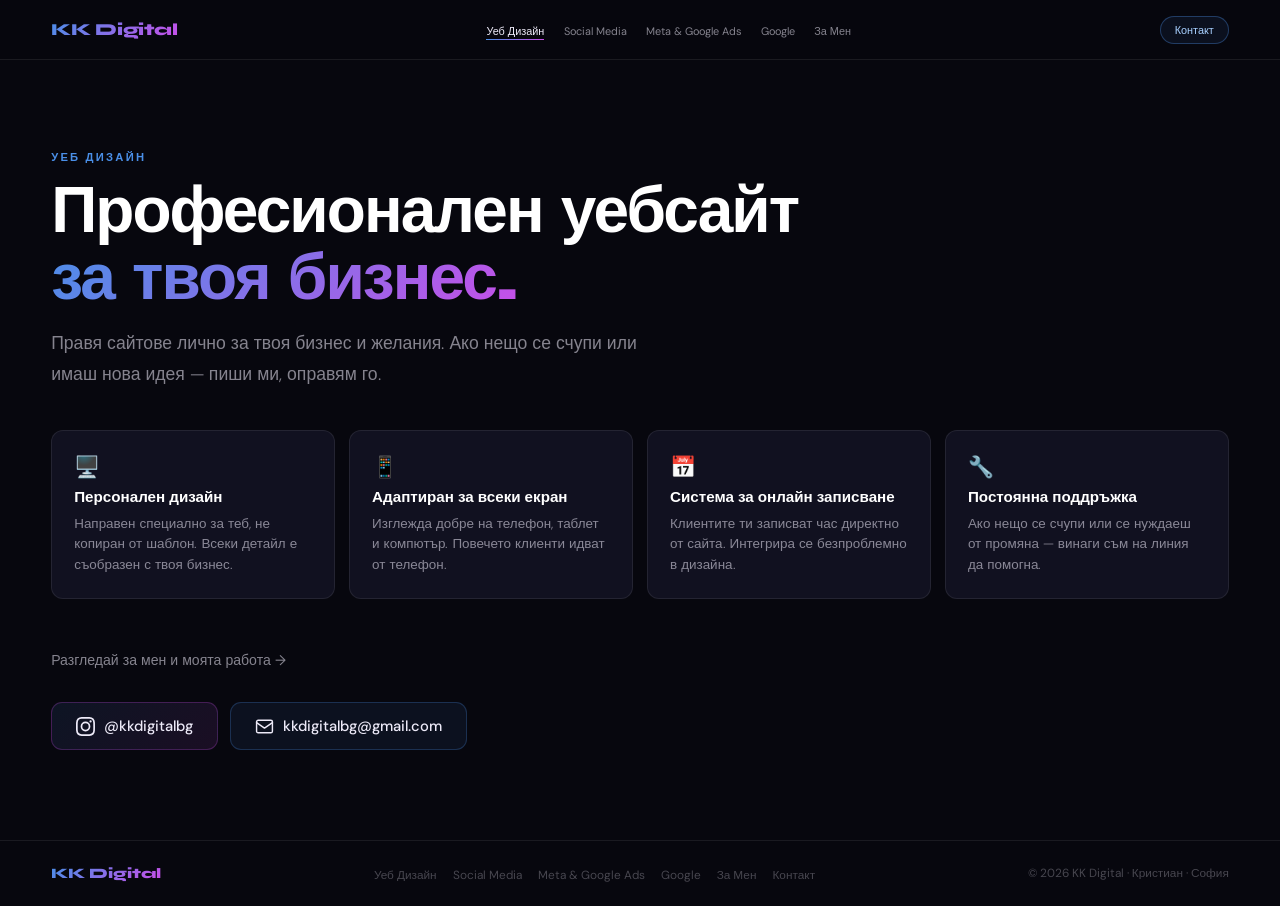
<file: KKDigital.bg/webdesign.html>
<!DOCTYPE html>
<html lang="bg">
<head>
<meta charset="UTF-8"><meta name="viewport" content="width=device-width,initial-scale=1.0">
<title>Уеб Дизайн — KK Digital</title>
<link rel="icon" type="image/png" href="KKDigital.png">
<link rel="stylesheet" href="style.css">
</head>
<body>
<nav id="navbar"><div class="nav-inner">
  <a href="index.html" class="nav-logo">KK Digital</a>
  <ul class="nav-links">
    <li><a href="webdesign.html">Уеб Дизайн</a></li>
    <li><a href="smm.html">Social Media</a></li>
    <li><a href="ads.html">Meta &amp; Google Ads</a></li>
    <li><a href="google.html">Google</a></li>
    <li><a href="about.html">За Мен</a></li>
  </ul>
  <a href="contact.html" class="nav-contact">Контакт</a>
</div></nav>
<main>
  <section style="padding:calc(var(--nav-h) + clamp(50px,7vw,90px)) clamp(16px,4vw,56px) clamp(50px,7vw,90px)">
    <div class="inner">
      <span class="page-label reveal">Уеб Дизайн</span>
      <h1 class="page-title reveal d1">Професионален уебсайт<br><span class="grad-text">за твоя бизнес.</span></h1>
      <p class="page-sub reveal d2">Правя сайтове лично за твоя бизнес и желания. Ако нещо се счупи или имаш нова идея — пиши ми, оправям го.</p>
      <div class="cards reveal d2">
        <div class="card">
          <div class="card-icon">🖥️</div>
          <h3>Персонален дизайн</h3>
          <p>Направен специално за теб, не копиран от шаблон. Всеки детайл е съобразен с твоя бизнес.</p>
        </div>
        <div class="card">
          <div class="card-icon">📱</div>
          <h3>Адаптиран за всеки екран</h3>
          <p>Изглежда добре на телефон, таблет и компютър. Повечето клиенти идват от телефон.</p>
        </div>
        <div class="card">
          <div class="card-icon">📅</div>
          <h3>Система за онлайн записване</h3>
          <p>Клиентите ти записват час директно от сайта. Интегрира се безпроблемно в дизайна.</p>
        </div>
        <div class="card">
          <div class="card-icon">🔧</div>
          <h3>Постоянна поддръжка</h3>
          <p>Ако нещо се счупи или се нуждаеш от промяна — винаги съм на линия да помогна.</p>
        </div>
      </div>
      <div style="margin-top:32px" class="reveal d3">
        <a href="about.html" class="work-link">Разгледай за мен и моята работа →</a>
      </div>
      <div class="contact-btns" style="margin-top:32px">
        <a href="https://instagram.com/kkdigitalbg" target="_blank" rel="noopener" class="cbtn cbtn-ig"><svg width="19" height="19" viewBox="0 0 24 24" fill="currentColor"><path d="M12 2.163c3.204 0 3.584.012 4.85.07 3.252.148 4.771 1.691 4.919 4.919.058 1.265.069 1.645.069 4.849 0 3.205-.012 3.584-.069 4.849-.149 3.225-1.664 4.771-4.919 4.919-1.266.058-1.644.07-4.85.07-3.204 0-3.584-.012-4.849-.07-3.26-.149-4.771-1.699-4.919-4.92-.058-1.265-.07-1.644-.07-4.849 0-3.204.013-3.583.07-4.849.149-3.227 1.664-4.771 4.919-4.919 1.266-.057 1.645-.069 4.849-.069zM12 0C8.741 0 8.333.014 7.053.072 2.695.272.273 2.69.073 7.052.014 8.333 0 8.741 0 12c0 3.259.014 3.668.072 4.948.2 4.358 2.618 6.78 6.98 6.98C8.333 23.986 8.741 24 12 24c3.259 0 3.668-.014 4.948-.072 4.354-.2 6.782-2.618 6.979-6.98.059-1.28.073-1.689.073-4.948 0-3.259-.014-3.667-.072-4.947-.196-4.354-2.617-6.78-6.979-6.98C15.668.014 15.259 0 12 0zm0 5.838a6.162 6.162 0 100 12.324 6.162 6.162 0 000-12.324zM12 16a4 4 0 110-8 4 4 0 010 8zm6.406-11.845a1.44 1.44 0 100 2.881 1.44 1.44 0 000-2.881z"/></svg> @kkdigitalbg</a>
        <a href="mailto:kkdigitalbg@gmail.com" class="cbtn cbtn-email"><svg width="19" height="19" viewBox="0 0 24 24" fill="none" stroke="currentColor" stroke-width="1.8" stroke-linecap="round" stroke-linejoin="round"><rect x="2" y="4" width="20" height="16" rx="2"/><path d="M2 7l10 7 10-7"/></svg> kkdigitalbg@gmail.com</a>
      </div>
    </div>
  </section>
</main>
<footer><div class="footer-inner">
  <a href="index.html" class="footer-logo">KK Digital</a>
  <ul class="footer-links"><li><a href="webdesign.html">Уеб Дизайн</a></li><li><a href="smm.html">Social Media</a></li><li><a href="ads.html">Meta &amp; Google Ads</a></li><li><a href="google.html">Google</a></li><li><a href="about.html">За Мен</a></li><li><a href="contact.html">Контакт</a></li></ul>
  <p class="footer-copy">© 2026 KK Digital · Кристиан · София</p>
</div></footer>
<script src="main.js"></script>
</body></html>
</file>
<file: style.css>
@import url('https://fonts.googleapis.com/css2?family=Syne:wght@700;800&family=DM+Sans:opsz,wght@9..40,300;9..40,400;9..40,500&display=swap');
*,*::before,*::after{box-sizing:border-box;margin:0;padding:0}
:root{
  --bg:#07070E;--surface:#111120;--surface2:#18182A;
  --border:rgba(255,255,255,0.08);--border2:rgba(255,255,255,0.16);
  --text:#EDEAF8;--muted:rgba(237,234,248,0.62);--muted2:rgba(237,234,248,0.32);
  --blue:#4A8FE8;--pink:#C84EE8;
  --grad:linear-gradient(135deg,#4A8FE8,#C84EE8);
  --nav-h:60px;
}
html{scroll-behavior:smooth}
body{font-family:'DM Sans',sans-serif;background:var(--bg);color:var(--text);overflow-x:hidden;-webkit-font-smoothing:antialiased}

/* NAV */
nav{position:fixed;top:0;left:0;right:0;z-index:100;height:var(--nav-h);background:rgba(7,7,14,0.97);border-bottom:1px solid var(--border);display:flex;align-items:center;padding:0 clamp(16px,4vw,48px)}
.nav-inner{width:100%;max-width:1200px;margin:0 auto;display:flex;align-items:center;justify-content:space-between;gap:12px}
.nav-logo{font-family:'Syne',sans-serif;font-weight:800;font-size:1.05rem;letter-spacing:-.02em;text-decoration:none;background:var(--grad);-webkit-background-clip:text;-webkit-text-fill-color:transparent;background-clip:text;white-space:nowrap;flex-shrink:0}
.nav-links{display:flex;align-items:center;gap:clamp(8px,1.4vw,24px);list-style:none}
.nav-links a{text-decoration:none;color:var(--muted);font-size:clamp(.72rem,.9vw,.82rem);white-space:nowrap;transition:color .2s;position:relative}
.nav-links a::after{content:'';position:absolute;bottom:-2px;left:0;width:0;height:1px;background:var(--grad);transition:width .25s}
.nav-links a:hover,.nav-links a.active{color:var(--text)}
.nav-links a:hover::after,.nav-links a.active::after{width:100%}
.nav-contact{text-decoration:none;color:#A8D0FF;font-size:clamp(.72rem,.9vw,.82rem);font-weight:500;padding:6px 14px;border-radius:50px;border:1px solid rgba(74,143,232,.35);background:rgba(74,143,232,.08);transition:all .2s;white-space:nowrap;flex-shrink:0}
.nav-contact:hover{background:rgba(74,143,232,.2);color:#fff}

/* HAMBURGER */
.burger{display:none;flex-direction:column;gap:5px;background:none;border:none;cursor:pointer;padding:4px;flex-shrink:0}
.burger span{display:block;width:22px;height:2px;background:var(--muted);border-radius:2px;transition:all .3s;transform-origin:center}
.burger.open span:nth-child(1){transform:translateY(7px) rotate(45deg)}
.burger.open span:nth-child(2){opacity:0;transform:scaleX(0)}
.burger.open span:nth-child(3){transform:translateY(-7px) rotate(-45deg)}

/* MOBILE DRAWER */
.mobile-menu{display:none;position:fixed;top:var(--nav-h);left:0;right:0;z-index:99;background:rgba(7,7,14,0.98);border-bottom:1px solid var(--border);padding:16px clamp(16px,4vw,48px) 24px;flex-direction:column;gap:0}
.mobile-menu.open{display:flex}
.mobile-menu a{text-decoration:none;color:var(--muted);font-size:1rem;padding:13px 0;border-bottom:1px solid var(--border);transition:color .2s}
.mobile-menu a:last-child{border-bottom:none;color:#A8D0FF;font-weight:500;padding-top:16px}
.mobile-menu a:hover{color:var(--text)}

@media(max-width:720px){
  .nav-links,.nav-contact{display:none}
  .burger{display:flex}
}

/* LAYOUT */
main{position:relative;z-index:1}
.inner{max-width:1200px;margin:0 auto;width:100%}
.divider{width:100%;height:1px;background:var(--border)}

/* TYPOGRAPHY */
.page-label{font-size:.7rem;font-weight:600;letter-spacing:.2em;text-transform:uppercase;color:var(--blue);margin-bottom:14px;display:block}
.page-title{font-family:'Syne',sans-serif;font-weight:800;font-size:clamp(2rem,5vw,4rem);line-height:1.05;letter-spacing:-.03em;color:#fff;margin-bottom:16px}
.page-sub{font-size:clamp(.98rem,1.7vw,1.12rem);color:var(--muted);line-height:1.75;max-width:600px;font-weight:400;margin-bottom:32px}
.section-title{font-family:'Syne',sans-serif;font-weight:800;font-size:clamp(1.4rem,2.5vw,2rem);letter-spacing:-.025em;color:#fff;margin-bottom:6px}
.section-sub{font-size:clamp(.95rem,1.5vw,1.05rem);color:var(--muted);margin-bottom:22px;font-weight:400}

/* SERVICE CARDS — 2x2 grid, no scroll */
.service-cards{display:grid;grid-template-columns:repeat(2,1fr);gap:12px;margin-top:24px}
@media(min-width:800px){.service-cards{grid-template-columns:repeat(4,1fr)}}
.service-card{background:var(--surface);border:1px solid var(--border);border-radius:12px;padding:18px 16px;text-decoration:none;color:var(--text);display:flex;flex-direction:column;gap:7px;transition:border-color .2s,transform .2s}
.service-card:hover{border-color:var(--border2);transform:translateY(-2px)}
.service-card-icon{font-size:1.2rem}
.service-card h3{font-family:'Syne',sans-serif;font-weight:700;font-size:.88rem;color:#fff;line-height:1.3}
.service-card p{font-size:.8rem;color:var(--muted);line-height:1.5;font-weight:300}
.service-card-btn{font-size:.76rem;color:var(--blue);font-weight:500;margin-top:4px}

/* FEATURE CARDS */
.cards{display:grid;grid-template-columns:repeat(auto-fit,minmax(200px,1fr));gap:12px}
.card{background:var(--surface);border:1px solid var(--border);border-radius:12px;padding:20px;display:flex;flex-direction:column;gap:7px;transition:border-color .2s,transform .2s}
.card:hover{border-color:var(--border2);transform:translateY(-2px)}
.card-icon{font-size:1.2rem}
.card h3{font-family:'Syne',sans-serif;font-weight:700;font-size:.92rem;color:#fff}
.card p{font-size:.83rem;color:var(--muted);line-height:1.55;font-weight:300;flex:1}

/* PLATFORM CARDS */
.platform-grid{display:grid;grid-template-columns:repeat(2,1fr);gap:12px}
@media(min-width:600px){.platform-grid{grid-template-columns:repeat(4,1fr)}}
.platform-card{background:var(--surface);border:1px solid var(--border);border-radius:12px;padding:18px 14px;display:flex;flex-direction:column;gap:7px;transition:border-color .2s,transform .2s}
.platform-card:hover{border-color:var(--border2);transform:translateY(-2px)}
.platform-card-icon{font-size:1.3rem}
.platform-card h3{font-family:'Syne',sans-serif;font-weight:700;font-size:.9rem;color:#fff}
.platform-card p{font-size:.8rem;color:var(--muted);line-height:1.5;font-weight:300}

/* BUTTONS */
.btn{display:inline-flex;align-items:center;gap:7px;text-decoration:none;font-family:'DM Sans',sans-serif;font-weight:500;font-size:.92rem;border-radius:10px;padding:11px 22px;transition:all .2s;border:none;cursor:pointer}
.btn-primary{background:var(--grad);color:#fff}
.btn-primary:hover{opacity:.9;transform:translateY(-1px)}
.btn-outline{background:transparent;color:var(--text);border:1px solid var(--border2)}
.btn-outline:hover{border-color:rgba(255,255,255,.3);background:rgba(255,255,255,.04)}
.btn-ghost{background:transparent;color:var(--blue);border:1px solid rgba(74,143,232,.3);font-size:.88rem;padding:9px 18px}
.btn-ghost:hover{background:rgba(74,143,232,.08)}
.btns{display:flex;gap:10px;flex-wrap:wrap;align-items:center}

/* CONTACT BUTTONS */
.contact-btns{display:flex;gap:10px;flex-wrap:wrap}
.cbtn{display:inline-flex;align-items:center;gap:8px;text-decoration:none;font-weight:500;font-size:.9rem;padding:12px 22px;border-radius:11px;transition:all .2s;color:var(--text)}
.cbtn-ig{background:linear-gradient(135deg,rgba(74,143,232,.1),rgba(200,78,232,.1));border:1px solid rgba(200,78,232,.25)}
.cbtn-ig:hover{background:linear-gradient(135deg,rgba(74,143,232,.18),rgba(200,78,232,.18));transform:translateY(-1px)}
.cbtn-email{background:rgba(74,143,232,.08);border:1px solid rgba(74,143,232,.25)}
.cbtn-email:hover{background:rgba(74,143,232,.15);transform:translateY(-1px)}
@media(max-width:480px){.contact-btns{flex-direction:column}.cbtn{justify-content:center}}

.grad-text{background:var(--grad);-webkit-background-clip:text;-webkit-text-fill-color:transparent;background-clip:text}

/* WORK LINK */
.work-link{display:inline-flex;align-items:center;gap:8px;text-decoration:none;color:#fff;font-size:1rem;font-weight:500;padding:13px 28px;border-radius:10px;background:rgba(255,255,255,.07);border:1px solid var(--border2);transition:all .2s;margin-top:24px}
.work-link:hover{background:rgba(255,255,255,.12);transform:translateY(-1px)}

/* CTA */
.cta-block{text-align:center;padding:clamp(56px,7vw,100px) clamp(16px,4vw,56px)}
.cta-block h2{font-family:'Syne',sans-serif;font-weight:800;font-size:clamp(1.8rem,3.5vw,3rem);letter-spacing:-.03em;color:#fff;margin-bottom:12px;line-height:1.08}
.cta-block p{font-size:clamp(.95rem,1.5vw,1.05rem);color:var(--muted);margin-bottom:26px;line-height:1.7;font-weight:400}

/* PAGE BOTTOM CTA */
.page-cta{padding:clamp(40px,5vw,70px) clamp(16px,4vw,56px);border-top:1px solid var(--border);text-align:center}

/* PROJECT CARDS */
.projects-grid{display:grid;grid-template-columns:repeat(auto-fit,minmax(270px,1fr));gap:16px}
.project-card{background:var(--surface);border:1px solid var(--border);border-radius:12px;overflow:hidden;transition:border-color .2s,transform .2s;text-decoration:none;color:var(--text);display:block}
.project-card:hover{border-color:var(--border2);transform:translateY(-2px)}
.browser-bar{background:var(--surface2);border-bottom:1px solid var(--border);padding:8px 12px;display:flex;align-items:center;gap:7px}
.browser-dots{display:flex;gap:4px}
.browser-dot{width:8px;height:8px;border-radius:50%}
.bd1{background:#FF5F57}.bd2{background:#FFBD2E}.bd3{background:#28CA41}
.browser-url{flex:1;background:rgba(255,255,255,.05);border-radius:4px;padding:3px 8px;font-size:.67rem;color:var(--muted2);font-family:monospace}
.project-img{width:100%;aspect-ratio:16/10;background:var(--surface2)}
.project-body{padding:16px 18px 20px}
.project-tag{display:inline-block;font-size:.66rem;font-weight:600;letter-spacing:.1em;text-transform:uppercase;color:var(--blue);background:rgba(74,143,232,.1);border:1px solid rgba(74,143,232,.2);border-radius:50px;padding:2px 9px;margin-bottom:8px}
.project-body h3{font-family:'Syne',sans-serif;font-weight:700;font-size:.97rem;color:#fff;margin-bottom:5px}
.project-body p{font-size:.83rem;color:var(--muted);line-height:1.5;margin-bottom:10px}
.project-body-link{display:inline-flex;align-items:center;gap:5px;color:var(--blue);font-size:.83rem;font-weight:500}

/* PILLS */
.pills{display:flex;flex-wrap:wrap;gap:8px;margin:20px 0}
.pill{font-size:.78rem;font-weight:500;color:var(--text);background:var(--surface);border:1px solid var(--border2);border-radius:50px;padding:5px 13px}

/* REVEAL */
.reveal{opacity:0;transform:translateY(16px);transition:opacity .6s cubic-bezier(.16,1,.3,1),transform .6s cubic-bezier(.16,1,.3,1)}
.reveal.visible{opacity:1;transform:none}
.d1{transition-delay:.07s}.d2{transition-delay:.14s}.d3{transition-delay:.21s}.d4{transition-delay:.28s}

/* FOOTER */
footer{border-top:1px solid var(--border);padding:20px clamp(16px,4vw,56px)}
.footer-inner{max-width:1200px;margin:0 auto;display:flex;align-items:center;justify-content:space-between;flex-wrap:wrap;gap:10px}
.footer-logo{font-family:'Syne',sans-serif;font-weight:800;font-size:.9rem;background:var(--grad);-webkit-background-clip:text;-webkit-text-fill-color:transparent;background-clip:text;text-decoration:none}
.footer-copy{font-size:.74rem;color:var(--muted2)}
.footer-links{display:flex;gap:14px;list-style:none;flex-wrap:wrap}
.footer-links a{text-decoration:none;color:var(--muted2);font-size:.74rem;transition:color .2s}
.footer-links a:hover{color:var(--text)}
@media(max-width:500px){.footer-links{display:none}}

/* 3-card layout override for homepage */
@media(min-width:800px){.service-cards.three-up{grid-template-columns:repeat(3,1fr)}}
</file>
<file: KKDigital.bg/style.css>
@import url('https://fonts.googleapis.com/css2?family=Syne:wght@700;800&family=DM+Sans:opsz,wght@9..40,300;9..40,400;9..40,500&display=swap');
*,*::before,*::after{box-sizing:border-box;margin:0;padding:0}
:root{
  --bg:#07070E;
  --surface:#111120;
  --surface2:#18182A;
  --border:rgba(255,255,255,0.08);
  --border2:rgba(255,255,255,0.15);
  --text:#EDEAF8;
  --muted:rgba(237,234,248,0.55);
  --muted2:rgba(237,234,248,0.28);
  --blue:#4A8FE8;
  --pink:#C84EE8;
  --grad:linear-gradient(135deg,#4A8FE8,#C84EE8);
  --nav-h:60px;
}
html{scroll-behavior:smooth}
body{font-family:'DM Sans',sans-serif;background:var(--bg);color:var(--text);overflow-x:hidden;-webkit-font-smoothing:antialiased}

/* NAV */
nav{position:fixed;top:0;left:0;right:0;z-index:100;height:var(--nav-h);display:flex;align-items:center;padding:0 clamp(16px,4vw,56px);background:rgba(7,7,14,0.97);border-bottom:1px solid var(--border)}
.nav-inner{width:100%;max-width:1200px;margin:0 auto;display:flex;align-items:center;justify-content:space-between;gap:12px}
.nav-logo{font-family:'Syne',sans-serif;font-weight:800;font-size:1.05rem;letter-spacing:-.02em;text-decoration:none;background:var(--grad);-webkit-background-clip:text;-webkit-text-fill-color:transparent;background-clip:text;white-space:nowrap;flex-shrink:0}
.nav-links{display:flex;align-items:center;gap:clamp(8px,1.5vw,26px);list-style:none}
.nav-links a{text-decoration:none;color:var(--muted);font-size:clamp(.65rem,.85vw,.82rem);white-space:nowrap;transition:color .2s;position:relative}
.nav-links a::after{content:'';position:absolute;bottom:-2px;left:0;width:0;height:1px;background:var(--grad);transition:width .25s}
.nav-links a:hover,.nav-links a.active{color:var(--text)}
.nav-links a:hover::after,.nav-links a.active::after{width:100%}
.nav-contact{text-decoration:none;color:#A8D0FF;font-size:clamp(.65rem,.85vw,.82rem);font-weight:500;padding:6px 14px;border-radius:50px;border:1px solid rgba(74,143,232,.35);background:rgba(74,143,232,.08);transition:all .2s;white-space:nowrap;flex-shrink:0}
.nav-contact:hover{background:rgba(74,143,232,.2);color:#fff}

/* LAYOUT */
main{position:relative;z-index:1}
.inner{max-width:1200px;margin:0 auto;width:100%}
section{padding:clamp(60px,8vw,110px) clamp(16px,4vw,56px)}
.divider{width:100%;height:1px;background:var(--border)}
.page-label{font-size:.7rem;font-weight:600;letter-spacing:.2em;text-transform:uppercase;color:var(--blue);margin-bottom:14px;display:block}
.page-title{font-family:'Syne',sans-serif;font-weight:800;font-size:clamp(2.2rem,5vw,4rem);line-height:1.05;letter-spacing:-.03em;color:#fff;margin-bottom:16px}
.page-sub{font-size:clamp(.95rem,1.6vw,1.1rem);color:var(--muted);line-height:1.75;max-width:600px;font-weight:300;margin-bottom:40px}
.section-title{font-family:'Syne',sans-serif;font-weight:800;font-size:clamp(1.4rem,2.5vw,2rem);letter-spacing:-.025em;color:#fff;margin-bottom:8px}
.section-sub{font-size:.9rem;color:var(--muted2);margin-bottom:28px;font-weight:300}

/* CARDS */
.cards{display:grid;grid-template-columns:repeat(auto-fit,minmax(220px,1fr));gap:14px}
.card{background:var(--surface);border:1px solid var(--border);border-radius:12px;padding:22px;display:flex;flex-direction:column;gap:8px;transition:border-color .2s,transform .2s}
.card:hover{border-color:var(--border2);transform:translateY(-2px)}
.card-icon{font-size:1.3rem}
.card h3{font-family:'Syne',sans-serif;font-weight:700;font-size:.95rem;color:#fff}
.card p{font-size:.84rem;color:var(--muted);line-height:1.55;font-weight:300;flex:1}
.card-link{font-size:.8rem;color:var(--blue);font-weight:500;text-decoration:none;display:inline-flex;align-items:center;gap:4px;margin-top:6px;transition:gap .2s}
.card-link:hover{gap:8px}

/* HOME SERVICE CARDS */
.service-cards{display:grid;grid-template-columns:repeat(2,1fr);gap:14px;margin-top:32px}
.service-card{background:var(--surface);border:1px solid var(--border);border-radius:12px;padding:20px;text-decoration:none;color:var(--text);display:flex;flex-direction:column;gap:8px;transition:border-color .2s,transform .2s}
.service-card:hover{border-color:var(--border2);transform:translateY(-2px)}
.service-card-icon{font-size:1.3rem}
.service-card h3{font-family:'Syne',sans-serif;font-weight:700;font-size:.95rem;color:#fff}
.service-card p{font-size:.82rem;color:var(--muted);line-height:1.5;font-weight:300}
.service-card-btn{font-size:.78rem;color:var(--blue);font-weight:500;margin-top:4px}

/* BUTTONS */
.btn{display:inline-flex;align-items:center;gap:7px;text-decoration:none;font-family:'DM Sans',sans-serif;font-weight:500;font-size:.9rem;border-radius:10px;padding:11px 22px;transition:all .2s;border:none;cursor:pointer}
.btn-primary{background:var(--grad);color:#fff}
.btn-primary:hover{transform:translateY(-1px);opacity:.9}
.btn-outline{background:transparent;color:var(--text);border:1px solid var(--border2)}
.btn-outline:hover{border-color:rgba(255,255,255,.3);background:rgba(255,255,255,.04)}
.btn-ghost{background:transparent;color:var(--blue);border:1px solid rgba(74,143,232,.3);font-size:.85rem;padding:9px 18px}
.btn-ghost:hover{background:rgba(74,143,232,.08)}
.btns{display:flex;gap:10px;flex-wrap:wrap;align-items:center}

/* CONTACT BUTTONS */
.contact-btns{display:flex;gap:12px;flex-wrap:wrap}
.cbtn{display:inline-flex;align-items:center;gap:9px;text-decoration:none;font-weight:500;font-size:.92rem;padding:13px 24px;border-radius:11px;transition:all .2s;color:var(--text)}
.cbtn-ig{background:linear-gradient(135deg,rgba(74,143,232,.1),rgba(200,78,232,.1));border:1px solid rgba(200,78,232,.25)}
.cbtn-ig:hover{background:linear-gradient(135deg,rgba(74,143,232,.18),rgba(200,78,232,.18));transform:translateY(-1px)}
.cbtn-email{background:rgba(74,143,232,.08);border:1px solid rgba(74,143,232,.25)}
.cbtn-email:hover{background:rgba(74,143,232,.16);transform:translateY(-1px)}

/* GRAD TEXT */
.grad-text{background:var(--grad);-webkit-background-clip:text;-webkit-text-fill-color:transparent;background-clip:text}

/* WORK LINK */
.work-link{display:inline-flex;align-items:center;gap:6px;text-decoration:none;color:var(--muted);font-size:.88rem;transition:color .2s;margin-top:20px}
.work-link:hover{color:var(--text)}

/* CTA BLOCK */
.cta-block{text-align:center;padding:clamp(60px,8vw,110px) clamp(16px,4vw,56px)}
.cta-block h2{font-family:'Syne',sans-serif;font-weight:800;font-size:clamp(1.8rem,3.5vw,3rem);letter-spacing:-.03em;color:#fff;margin-bottom:12px;line-height:1.08}
.cta-block p{font-size:.98rem;color:var(--muted);margin-bottom:28px;line-height:1.7;font-weight:300}

/* PROJECT CARDS */
.projects-grid{display:grid;grid-template-columns:repeat(auto-fit,minmax(280px,1fr));gap:18px}
.project-card{background:var(--surface);border:1px solid var(--border);border-radius:12px;overflow:hidden;transition:border-color .2s,transform .2s}
.project-card:hover{border-color:var(--border2);transform:translateY(-2px)}
.browser-bar{background:var(--surface2);border-bottom:1px solid var(--border);padding:8px 12px;display:flex;align-items:center;gap:7px}
.browser-dots{display:flex;gap:4px}
.browser-dot{width:8px;height:8px;border-radius:50%}
.bd1{background:#FF5F57}.bd2{background:#FFBD2E}.bd3{background:#28CA41}
.browser-url{flex:1;background:rgba(255,255,255,.05);border-radius:4px;padding:3px 8px;font-size:.67rem;color:var(--muted2);font-family:monospace}
.project-img{width:100%;aspect-ratio:16/10;background:var(--surface2);display:flex;align-items:center;justify-content:center}
.project-img img{width:100%;height:100%;object-fit:cover;display:block}
.project-body{padding:16px 18px 20px}
.project-tag{display:inline-block;font-size:.66rem;font-weight:600;letter-spacing:.1em;text-transform:uppercase;color:var(--blue);background:rgba(74,143,232,.1);border:1px solid rgba(74,143,232,.2);border-radius:50px;padding:2px 9px;margin-bottom:8px}
.project-body h3{font-family:'Syne',sans-serif;font-weight:700;font-size:.97rem;color:#fff;margin-bottom:5px}
.project-body p{font-size:.83rem;color:var(--muted);line-height:1.5;margin-bottom:12px}
.project-link{display:inline-flex;align-items:center;gap:5px;text-decoration:none;color:var(--blue);font-size:.83rem;font-weight:500;transition:gap .2s}
.project-link:hover{gap:9px}

/* SKILL PILLS */
.pills{display:flex;flex-wrap:wrap;gap:8px;margin:20px 0}
.pill{font-size:.78rem;font-weight:500;color:var(--text);background:var(--surface);border:1px solid var(--border2);border-radius:50px;padding:5px 13px}

/* REVEAL */
.reveal{opacity:0;transform:translateY(18px);transition:opacity .6s cubic-bezier(.16,1,.3,1),transform .6s cubic-bezier(.16,1,.3,1)}
.reveal.visible{opacity:1;transform:none}
.d1{transition-delay:.07s}.d2{transition-delay:.14s}.d3{transition-delay:.21s}.d4{transition-delay:.28s}

/* FOOTER */
footer{border-top:1px solid var(--border);padding:22px clamp(16px,4vw,56px)}
.footer-inner{max-width:1200px;margin:0 auto;display:flex;align-items:center;justify-content:space-between;flex-wrap:wrap;gap:12px}
.footer-logo{font-family:'Syne',sans-serif;font-weight:800;font-size:.9rem;background:var(--grad);-webkit-background-clip:text;-webkit-text-fill-color:transparent;background-clip:text;text-decoration:none}
.footer-copy{font-size:.74rem;color:var(--muted2)}
.footer-links{display:flex;gap:16px;list-style:none}
.footer-links a{text-decoration:none;color:var(--muted2);font-size:.74rem;transition:color .2s}
.footer-links a:hover{color:var(--text)}

/* INSTAGRAM SVG SHORTHAND */
.ig-svg{fill:currentColor}

/* MOBILE */
@media(max-width:640px){
  .service-cards{grid-template-columns:repeat(2,1fr)}
  .contact-btns{flex-direction:column}
  .cbtn{justify-content:center}
  .footer-links{display:none}
  .cards{grid-template-columns:repeat(2,1fr)}
}
@media(max-width:380px){
  .service-cards{grid-template-columns:1fr}
  .cards{grid-template-columns:1fr}
}
</file>
